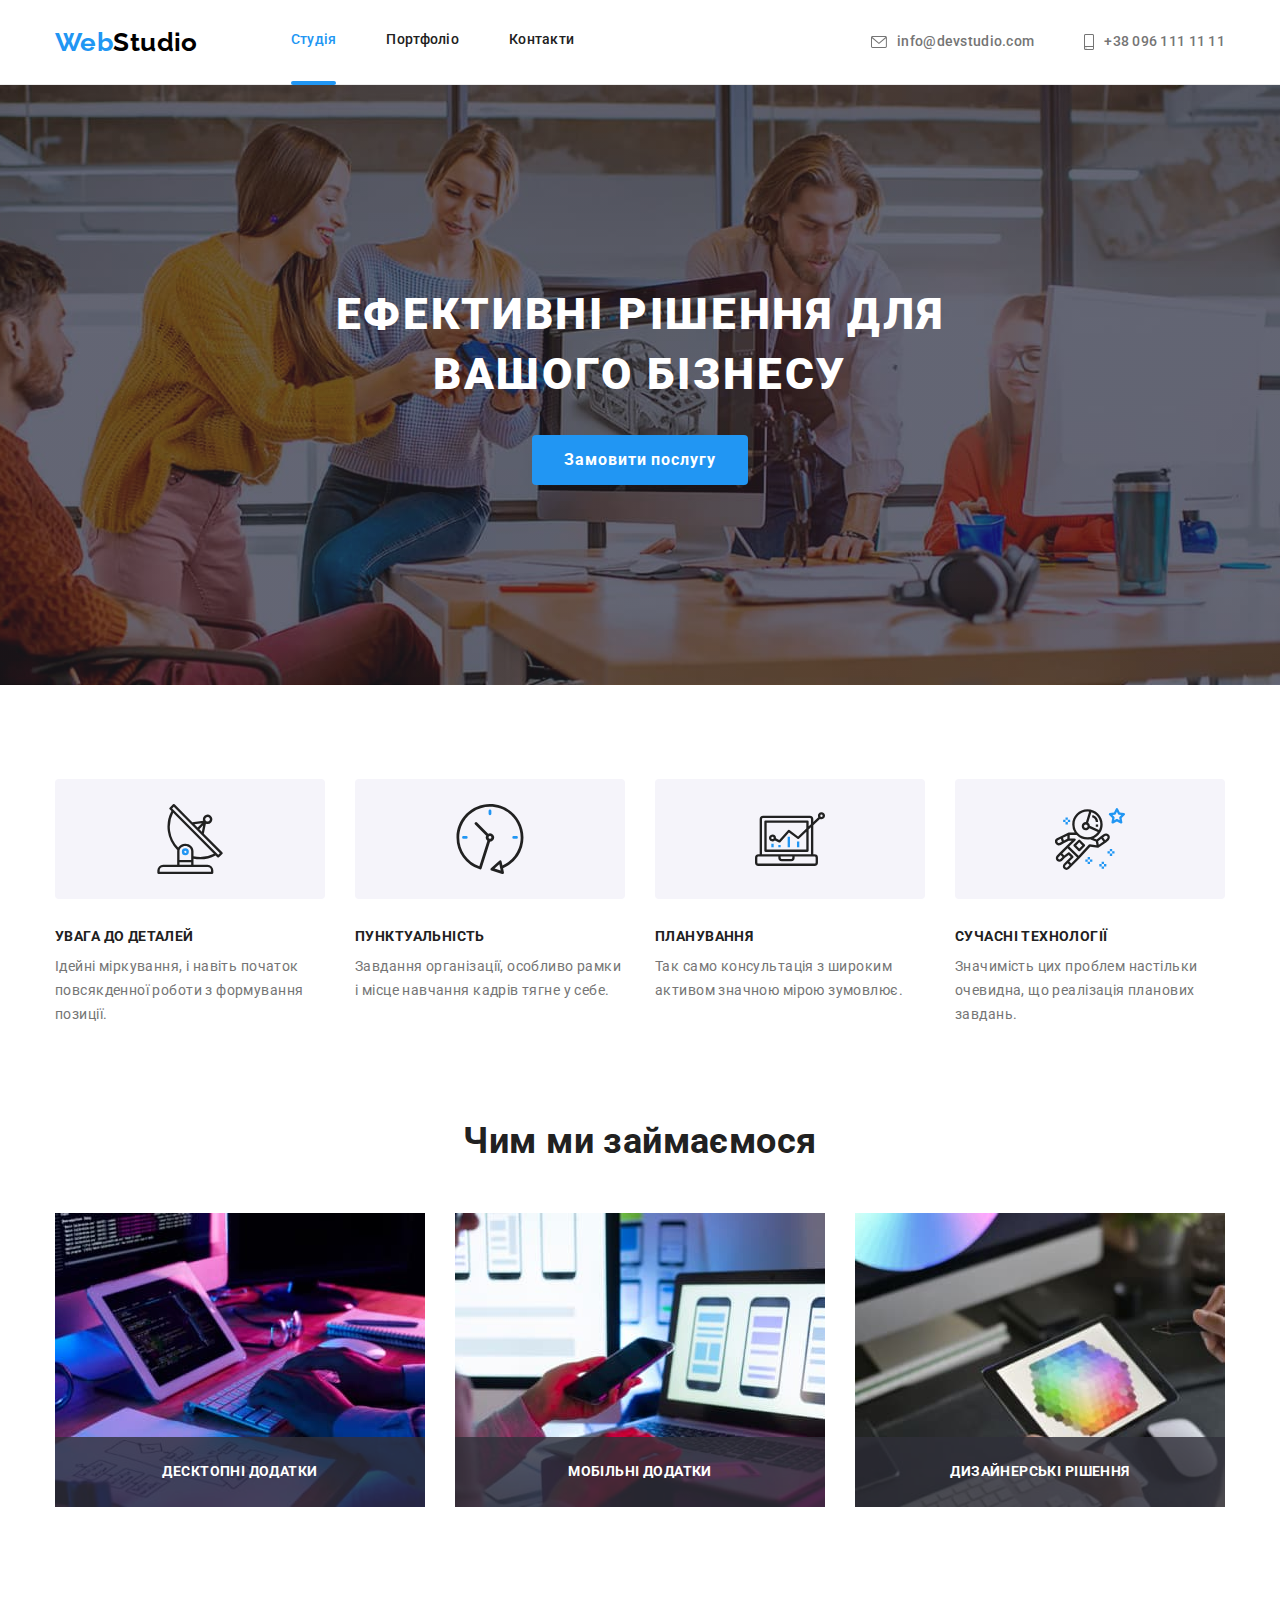
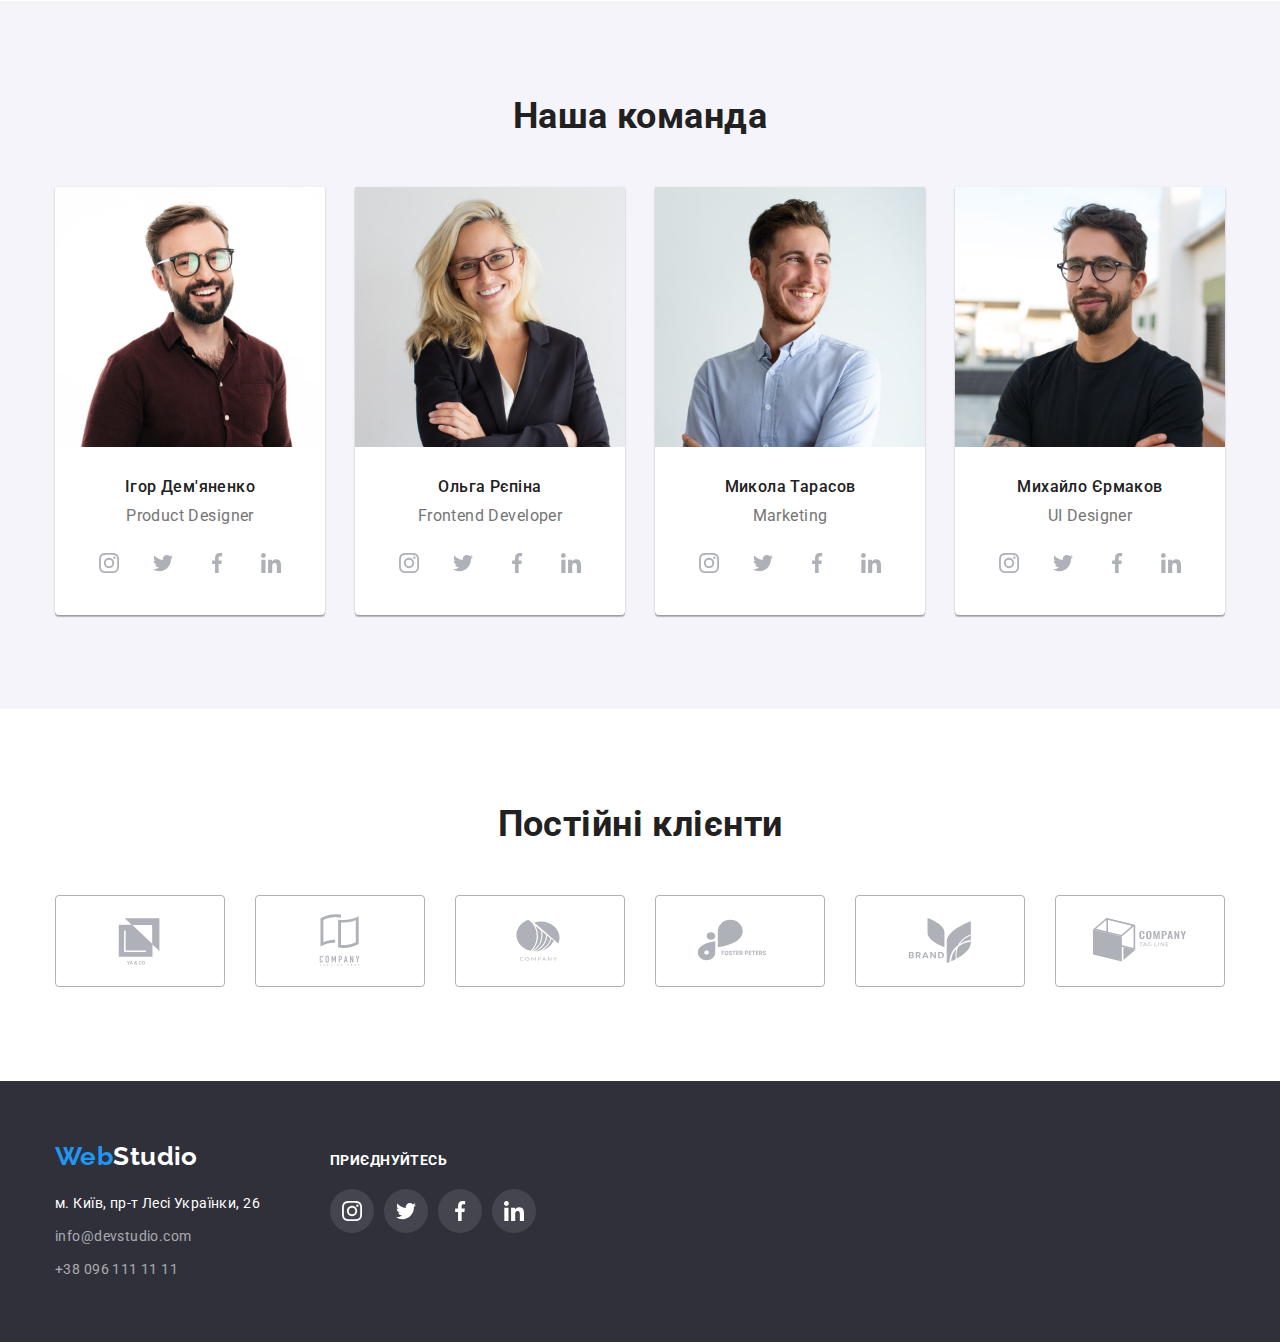
<file: index.html>
<!DOCTYPE html>
<html lang="uk">
  <head>
    <meta charset="UTF-8" />
    <meta http-equiv="X-UA-Compatible" content="IE=edge" />
    <meta name="viewport" content="width=device-width, initial-scale=1.0" />
    <link
      href="https://fonts.googleapis.com/css2?family=Raleway:wght@700&family=Roboto:wght@400;500;700;900&display=swap"
      rel="stylesheet"
    />
    <link
      rel="stylesheet"
      href="https://cdnjs.cloudflare.com/ajax/libs/modern-normalize/1.1.0/modern-normalize.min.css"
    />
    <link rel="stylesheet" href="styles/styles.css" />
    <title>WebStudio</title>
  </head>
  <body>
    <!--Верхня лінія-->
    <header class="header">
      <div class="container page-header">
        <nav class="navigation">
          <a class="logo header-focus" href="./index.html"
            >Web<span class="logo-studio">Studio</span></a
          >
          <ul class="site-nav list">
            <li class="item"><a class="link current" href="./index.html">Студія</a></li>
            <li class="item"><a class="link" href="./portfolio.html">Портфоліо</a></li>
            <li class="item"><a class="link" href="">Контакти</a></li>
          </ul>
        </nav>
        <ul class="contacts list">
          <li class="item">
            <a class="link" href="mailto:info@devstudio.com">
              <svg class="contact-logo" width="16" height="12">
                <use href="./images/icons.svg#icon-mail"></use>
              </svg>
              info@devstudio.com</a
            >
          </li>
          <li class="item">
            <a class="link" href="tel:+380961111111">
              <svg class="contact-logo" width="10" height="16">
                <use href="./images/icons.svg#icon-tel"></use>
              </svg>
              +38 096 111 11 11</a
            >
          </li>
        </ul>
      </div>
    </header>
    <!--Тіло-->
    <main>
      <!--Замовлення послуг-->
      <section class="hero">
        <div class="container hero-blok">
          <h1 class="hero-title">Ефективні рішення для вашого бізнесу</h1>
          <button class="btn" type="button" data-modal-open>Замовити послугу</button>
        </div>
      </section>
      <!--Модальне вікно-->
      <div class="backdrop is-hidden" data-modal>
        <div class="modal">
          <button class="modal-btn" type="button" data-modal-close>
            <svg class="modal-icon" width="32" height="32">
              <use href="./images/icons.svg#icon-close"></use>
            </svg>
          </button>
        </div>
      </div>
      <!--особливості-->
      <section class="section">
        <div class="container">
          <h2 class="section-title scrin">Особливості</h2>
          <ul class="feature-list list">
            <li class="blok">
              <div class="pictures">
                <svg class="logo-blok" width="70" height="70">
                  <use href="images/icons.svg#icon-antenna"></use>
                </svg>
              </div>
              <h3 class="title">УВАГА ДО ДЕТАЛЕЙ</h3>
              <p class="item">
                Ідейні міркування, і навіть початок повсякденної роботи з формування позиції.
              </p>
            </li>
            <li class="blok">
              <div class="pictures">
                <svg class="logo-blok" width="70" height="70">
                  <use href="images/icons.svg#icon-clock"></use>
                </svg>
              </div>
              <h3 class="title">ПУНКТУАЛЬНІСТЬ</h3>
              <p class="item">
                Завдання організації, особливо рамки і місце навчання кадрів тягне у себе.
              </p>
            </li>
            <li class="blok">
              <div class="pictures">
                <svg class="logo-blok" width="70" height="70">
                  <use href="./images/icons.svg#icon-diagram"></use>
                </svg>
              </div>
              <h3 class="title">ПЛАНУВАННЯ</h3>
              <p class="item">Так само консультація з широким активом значною мірою зумовлює.</p>
            </li>
            <li class="blok">
              <div class="pictures">
                <svg class="logo-blok" width="70" height="70">
                  <use href="./images/icons.svg#icon-astronaut"></use>
                </svg>
              </div>
              <h3 class="title">СУЧАСНІ ТЕХНОЛОГІЇ</h3>
              <p class="item">
                Значимість цих проблем настільки очевидна, що реалізація планових завдань.
              </p>
            </li>
          </ul>
        </div>
      </section>
      <!--Чим ми займаємося-->
      <section class="section work-section">
        <div class="container">
          <h2 class="section-title">Чим ми займаємося</h2>
          <ul class="work-list list">
            <li class="blok">
              <img
                src="images/img1.jpg"
                alt="Наповнення веб-сторінки контентом, структурою і змістом"
                width="370"
                height="294"
              />
              <div class="box">
                <p class="box-text">Десктопні додатки</p>
              </div>
            </li>
            <li class="blok">
              <img
                src="images/img2.jpg"
                alt="Розмітка структури сайту для мобільного телефону"
                width="370"
                height="294"
              />
              <div class="box">
                <p class="box-text">Мобільні додатки</p>
              </div>
            </li>
            <li class="blok">
              <img src="images/img3.jpg" alt="Вибір кольору на планшеті" width="370" height="294" />
              <div class="box">
                <p class="box-text">Дизайнерські рішення</p>
              </div>
            </li>
          </ul>
        </div>
      </section>
      <!--Наша команда-->
      <section class="section team">
        <div class="container">
          <h2 class="section-title">Наша команда</h2>
          <ul class="teamcard-list list">
            <li class="card">
              <img src="images/img4.jpg" alt="фото Ігор Дем'яненко" width="270" height="260" />
              <div class="card-text">
                <h3 class="title">Ігор Дем'яненко</h3>
                <p class="item">Product Designer</p>
                <ul class="list soc-networks">
                  <li class="soc-network">
                    <a
                      class="soc-link"
                      href="https://www.instagram.com"
                      target="_blank"
                      rel="noopener noreferrer"
                    >
                      <svg class="logo-link" width="20" height="20">
                        <use href="./images/icons.svg#icon-instagram"></use>
                      </svg>
                    </a>
                  </li>
                  <li class="soc-network">
                    <a
                      class="soc-link"
                      href="https://www.twitter.com"
                      target="_blank"
                      rel="noopener noreferrer"
                    >
                      <svg class="logo-link" width="20" height="20">
                        <use href="./images/icons.svg#icon-twitter"></use>
                      </svg>
                    </a>
                  </li>
                  <li class="soc-network">
                    <a
                      class="soc-link"
                      href="https://www.facebook.com"
                      target="_blank"
                      rel="noopener noreferrer"
                    >
                      <svg class="logo-link" width="20" height="20">
                        <use href="./images/icons.svg#icon-facebook"></use>
                      </svg>
                    </a>
                  </li>
                  <li class="soc-network">
                    <a
                      class="soc-link"
                      href="https://www.linkedin.com"
                      target="_blank"
                      rel="noopener noreferrer"
                    >
                      <svg class="logo-link" width="20" height="20">
                        <use href="./images/icons.svg#icon-linkedin"></use>
                      </svg>
                    </a>
                  </li>
                </ul>
              </div>
            </li>
            <li class="card">
              <img src="images/img5.jpg" alt="фото Ольга Рєпіна" width="270" height="260" />
              <div class="card-text">
                <h3 class="title">Ольга Рєпіна</h3>
                <p class="item">Frontend Developer</p>
                <ul class="list soc-networks">
                  <li class="soc-network">
                    <a
                      class="soc-link"
                      href="https://www.instagram.com"
                      target="_blank"
                      rel="noopener noreferrer"
                    >
                      <svg class="logo-link" width="20" height="20">
                        <use href="./images/icons.svg#icon-instagram"></use>
                      </svg>
                    </a>
                  </li>
                  <li class="soc-network">
                    <a
                      class="soc-link"
                      href="https://www.twitter.com"
                      target="_blank"
                      rel="noopener noreferrer"
                    >
                      <svg class="logo-link" width="20" height="20">
                        <use href="./images/icons.svg#icon-twitter"></use>
                      </svg>
                    </a>
                  </li>
                  <li class="soc-network">
                    <a
                      class="soc-link"
                      href="https://www.facebook.com"
                      target="_blank"
                      rel="noopener noreferrer"
                    >
                      <svg class="logo-link" width="20" height="20">
                        <use href="./images/icons.svg#icon-facebook"></use>
                      </svg>
                    </a>
                  </li>
                  <li class="soc-network">
                    <a
                      class="soc-link"
                      href="https://www.linkedin.com"
                      target="_blank"
                      rel="noopener noreferrer"
                    >
                      <svg class="logo-link" width="20" height="20">
                        <use href="./images/icons.svg#icon-linkedin"></use>
                      </svg>
                    </a>
                  </li>
                </ul>
              </div>
            </li>
            <li class="card">
              <img src="images/img6.jpg" alt="фото Микола Тарасов" width="270" height="260" />
              <div class="card-text">
                <h3 class="title">Микола Тарасов</h3>
                <p class="item">Marketing</p>
                <ul class="list soc-networks">
                  <li class="soc-network">
                    <a
                      class="soc-link"
                      href="https://www.instagram.com"
                      target="_blank"
                      rel="noopener noreferrer"
                    >
                      <svg class="logo-link" width="20" height="20">
                        <use href="./images/icons.svg#icon-instagram"></use>
                      </svg>
                    </a>
                  </li>
                  <li class="soc-network">
                    <a
                      class="soc-link"
                      href="https://www.twitter.com"
                      target="_blank"
                      rel="noopener noreferrer"
                    >
                      <svg class="logo-link" width="20" height="20">
                        <use href="./images/icons.svg#icon-twitter"></use>
                      </svg>
                    </a>
                  </li>
                  <li class="soc-network">
                    <a
                      class="soc-link"
                      href="https://www.facebook.com"
                      target="_blank"
                      rel="noopener noreferrer"
                    >
                      <svg class="logo-link" width="20" height="20">
                        <use href="./images/icons.svg#icon-facebook"></use>
                      </svg>
                    </a>
                  </li>
                  <li class="soc-network">
                    <a
                      class="soc-link"
                      href="https://www.linkedin.com"
                      target="_blank"
                      rel="noopener noreferrer"
                    >
                      <svg class="logo-link" width="20" height="20">
                        <use href="./images/icons.svg#icon-linkedin"></use>
                      </svg>
                    </a>
                  </li>
                </ul>
              </div>
            </li>
            <li class="card">
              <img src="images/img7.jpg" alt="фото Михайло Єрмаков" width="270" height="260" />
              <div class="card-text">
                <h3 class="title">Михайло Єрмаков</h3>
                <p class="item">UI Designer</p>
                <ul class="list soc-networks">
                  <li class="soc-network">
                    <a
                      class="soc-link"
                      href="https://www.instagram.com"
                      target="_blank"
                      rel="noopener noreferrer"
                    >
                      <svg class="logo-link" width="20" height="20">
                        <use href="./images/icons.svg#icon-instagram"></use>
                      </svg>
                    </a>
                  </li>
                  <li class="soc-network">
                    <a
                      class="soc-link"
                      href="https://www.twitter.com"
                      target="_blank"
                      rel="noopener noreferrer"
                    >
                      <svg class="logo-link" width="20" height="20">
                        <use href="./images/icons.svg#icon-twitter"></use>
                      </svg>
                    </a>
                  </li>
                  <li class="soc-network">
                    <a
                      class="soc-link"
                      href="https://www.facebook.com"
                      target="_blank"
                      rel="noopener noreferrer"
                    >
                      <svg class="logo-link" width="20" height="20">
                        <use href="./images/icons.svg#icon-facebook"></use>
                      </svg>
                    </a>
                  </li>
                  <li class="soc-network">
                    <a
                      class="soc-link"
                      href="https://www.linkedin.com"
                      target="_blank"
                      rel="noopener noreferrer"
                    >
                      <svg class="logo-link" width="20" height="20">
                        <use href="./images/icons.svg#icon-linkedin"></use>
                      </svg>
                    </a>
                  </li>
                </ul>
              </div>
            </li>
          </ul>
        </div>
      </section>
      <!--Постійні клієнти-->
      <section class="section">
        <div class="container">
          <h2 class="section-title">Постійні клієнти</h2>
          <ul class="partners list">
            <li class="partner">
              <a class="partner-link" href="#" target="_blank" rel="noopener noreferrer">
                <svg class="partner-logo" width="106" height="60">
                  <use href="./images/icons.svg#icon-Logo-1"></use>
                </svg>
              </a>
            </li>
            <li class="partner">
              <a class="partner-link" href="#" target="_blank" rel="noopener noreferrer">
                <svg class="partner-logo" width="106" height="60">
                  <use href="./images/icons.svg#icon-Logo-2"></use>
                </svg>
              </a>
            </li>
            <li class="partner">
              <a class="partner-link" href="#" target="_blank" rel="noopener noreferrer">
                <svg class="partner-logo" width="106" height="60">
                  <use href="./images/icons.svg#icon-Logo-3"></use>
                </svg>
              </a>
            </li>
            <li class="partner">
              <a class="partner-link" href="#" target="_blank" rel="noopener noreferrer">
                <svg class="partner-logo" width="106" height="60">
                  <use href="./images/icons.svg#icon-Logo-4"></use>
                </svg>
              </a>
            </li>
            <li class="partner">
              <a class="partner-link" href="#" target="_blank" rel="noopener noreferrer">
                <svg class="partner-logo" width="106" height="60">
                  <use href="./images/icons.svg#icon-Logo-5"></use>
                </svg>
              </a>
            </li>
            <li class="partner">
              <a class="partner-link" href="#" target="_blank" rel="noopener noreferrer">
                <svg class="partner-logo" width="106" height="60">
                  <use href="./images/icons.svg#icon-Logo-6"></use>
                </svg>
              </a>
            </li>
          </ul>
        </div>
      </section>
    </main>
    <!--Підвал-->
    <footer class="footer">
      <div class="container footer-blocks">
        <div>
          <a class="logo logo-footer" href="./index.html"
            >Web<span class="logo-studio">Studio</span></a
          >
          <address class="adr">
            <ul class="address-list list">
              <li class="item">
                <a
                  class="link-map"
                  href="https://goo.gl/maps/TMpKUP9idhzFjyQV7"
                  target="_blank"
                  rel="noopener nofollow noreferrer"
                  >м. Київ, пр-т Лесі Українки, 26</a
                >
              </li>
              <li class="item">
                <a class="link" href="mailto:info@devstudio.com">info@devstudio.com</a>
              </li>
              <li class="item"><a class="link" href="tel:+380961111111">+38 096 111 11 11</a></li>
            </ul>
          </address>
        </div>
        <div class="footer-socials">
          <p class="text">приєднуйтесь</p>
          <ul class="list soc-networks">
            <li class="soc-network">
              <a
                class="soc-link footer-soc"
                href="https://www.instagram.com"
                target="_blank"
                rel="noopener noreferrer"
              >
                <svg class="logo-link" width="20" height="20">
                  <use href="./images/icons.svg#icon-instagram"></use>
                </svg>
              </a>
            </li>
            <li class="soc-network">
              <a
                class="soc-link footer-soc"
                href="https://www.twitter.com"
                target="_blank"
                rel="noopener noreferrer"
              >
                <svg class="logo-link" width="20" height="20">
                  <use href="./images/icons.svg#icon-twitter"></use>
                </svg>
              </a>
            </li>
            <li class="soc-network">
              <a
                class="soc-link footer-soc"
                href="https://www.facebook.com"
                target="_blank"
                rel="noopener noreferrer"
              >
                <svg class="logo-link" width="20" height="20">
                  <use href="./images/icons.svg#icon-facebook"></use>
                </svg>
              </a>
            </li>
            <li class="soc-network">
              <a
                class="soc-link footer-soc"
                href="https://www.linkedin.com"
                target="_blank"
                rel="noopener noreferrer"
              >
                <svg class="logo-link" width="20" height="20">
                  <use href="./images/icons.svg#icon-linkedin"></use>
                </svg>
              </a>
            </li>
          </ul>
        </div>
      </div>
    </footer>
    <script src="./js/modal.js"></script>
  </body>
</html>
</file>
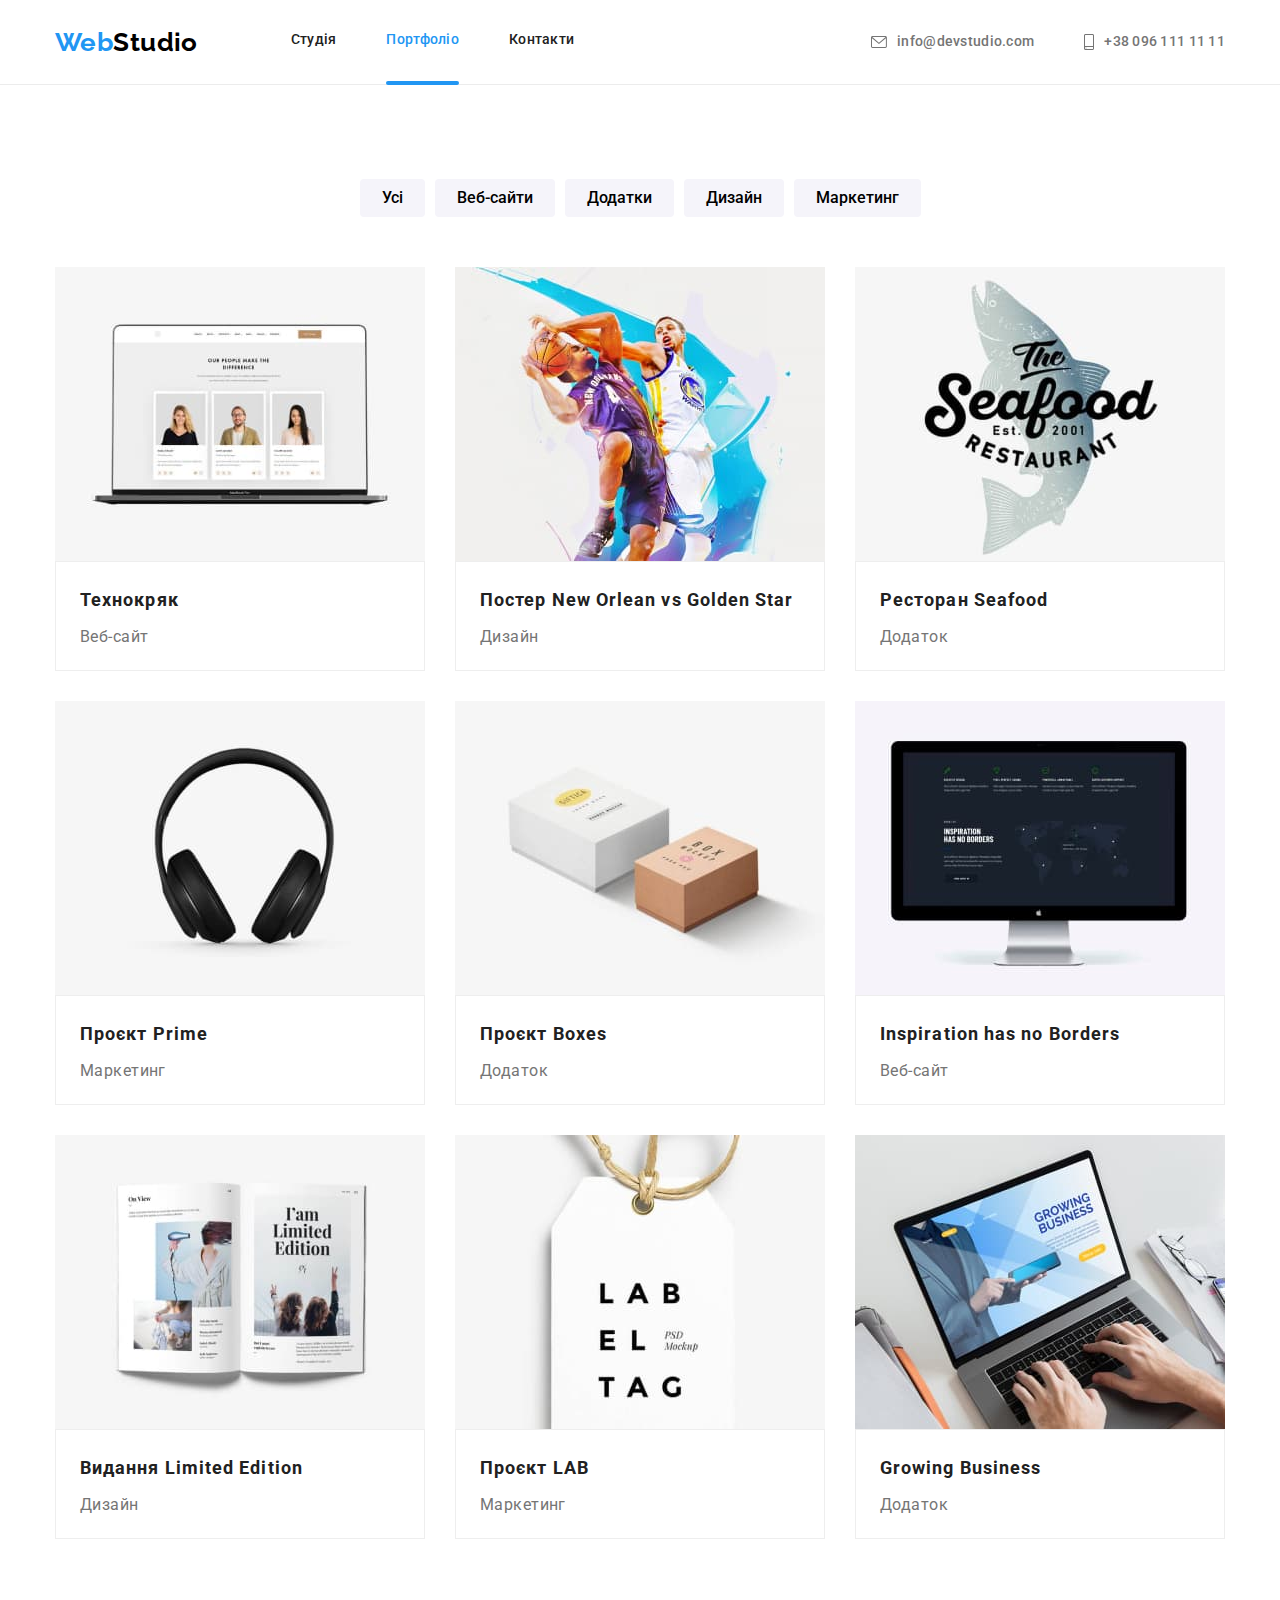
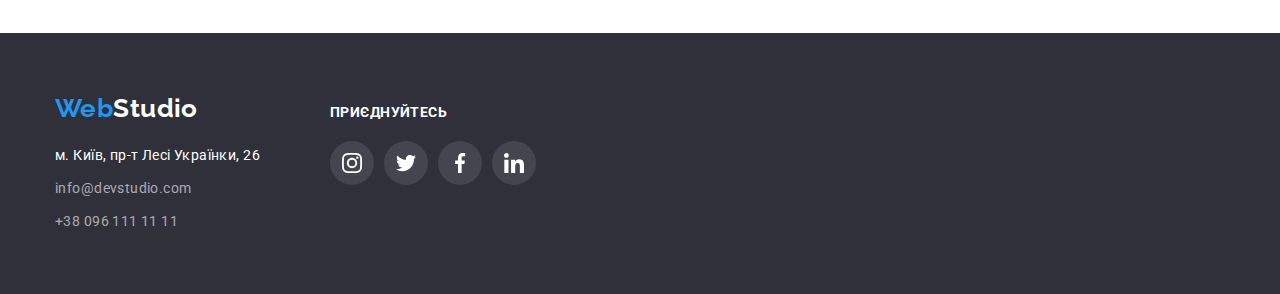
<file: portfolio.html>
<!DOCTYPE html>
<html lang="uk">
  <head>
    <meta charset="UTF-8" />
    <meta http-equiv="X-UA-Compatible" content="IE=edge" />
    <meta name="viewport" content="width=device-width, initial-scale=1.0" />
    <link
      href="https://fonts.googleapis.com/css2?family=Raleway:wght@700&family=Roboto:wght@400;500;700;900&display=swap"
      rel="stylesheet"
    />
    <link
      rel="stylesheet"
      href="https://cdnjs.cloudflare.com/ajax/libs/modern-normalize/1.1.0/modern-normalize.min.css"
    />
    <link rel="stylesheet" href="styles/styles.css" />
    <title>Портфоліо</title>
  </head>
  <body>
    <header class="header">
      <div class="container page-header">
        <nav class="navigation">
          <a class="logo header-focus" href="./index.html"
            >Web<span class="logo-studio">Studio</span></a
          >
          <ul class="site-nav list">
            <li class="item"><a class="link" href="./index.html">Студія</a></li>
            <li class="item"><a class="link current" href="./portfolio.html">Портфоліо</a></li>
            <li class="item"><a class="link" href="">Контакти</a></li>
          </ul>
        </nav>
        <ul class="contacts list">
          <li class="item">
            <a class="link" href="mailto:info@devstudio.com">
              <svg class="contact-logo" width="16" height="12">
                <use href="./images/icons.svg#icon-mail"></use>
              </svg>
              info@devstudio.com</a
            >
          </li>
          <li class="item">
            <a class="link" href="tel:+380961111111">
              <svg class="contact-logo" width="10" height="16">
                <use href="./images/icons.svg#icon-tel"></use>
              </svg>
              +38 096 111 11 11</a
            >
          </li>
        </ul>
      </div>
    </header>
    <main>
      <!--портфоліо-->
      <section class="section">
        <div class="container">
          <h1 class="hero-portfolio">Портфоліо</h1>
          <ul class="filter-list list">
            <li class="blok"><button class="btn" type="button">Усі</button></li>
            <li class="blok"><button class="btn" type="button">Веб-сайти</button></li>
            <li class="blok"><button class="btn" type="button">Додатки</button></li>
            <li class="blok"><button class="btn" type="button">Дизайн</button></li>
            <li class="blok"><button class="btn" type="button">Маркетинг</button></li>
          </ul>
          <ul class="project-list list">
            <li class="project">
              <a class="project-link" href="#" target="_blank" rel="noopener noreferrer">
                <div class="project-thumb">
                  <img
                    src="images/img8.jpg"
                    alt="ноутбук на дислеї якого фото працівників компанії"
                    width="370"
                    height="294"
                  />
                  <div class="overlay">
                    <p class="overlay-desc">
                      Ресурс пропонує комплексні пропозиції з різним рівнем функціоналу та сервісів.
                      Все це дозволить відвідувачу отримати вичерпні відомості про компанію чи
                      приватну особу.
                    </p>
                  </div>
                </div>
                <div class="project-text">
                  <h2 class="title">Технокряк</h2>
                  <p class="item">Веб-сайт</p>
                </div>
              </a>
            </li>
            <li class="project">
              <a class="project-link" href="#" target="_blank" rel="noopener noreferrer">
                <div class="project-thumb">
                  <img
                    src="images/img9.jpg"
                    alt="два баскетболіста в боротьбі за м'яч"
                    width="370"
                    height="294"
                  />
                  <div class="overlay">
                    <p class="overlay-desc">
                      Ресурс пропонує комплексні пропозиції з різним рівнем функціоналу та сервісів.
                      Все це дозволить відвідувачу отримати вичерпні відомості про компанію чи
                      приватну особу.
                    </p>
                  </div>
                </div>
                <div class="project-text">
                  <h2 class="title">Постер New Orlean vs Golden Star</h2>
                  <p class="item">Дизайн</p>
                </div>
              </a>
            </li>
            <li class="project">
              <a class="project-link" href="#" target="_blank" rel="noopener noreferrer">
                <div class="project-thumb">
                  <img
                    src="images/img10.jpg"
                    alt="логоти ресторану морської їжі"
                    width="370"
                    height="294"
                  />
                  <div class="overlay">
                    <p class="overlay-desc">
                      Ресурс пропонує комплексні пропозиції з різним рівнем функціоналу та сервісів.
                      Все це дозволить відвідувачу отримати вичерпні відомості про компанію чи
                      приватну особу.
                    </p>
                  </div>
                </div>
                <div class="project-text">
                  <h2 class="title">Ресторан Seafood</h2>
                  <p class="item">Додаток</p>
                </div>
              </a>
            </li>
            <li class="project">
              <a class="project-link" href="#" target="_blank" rel="noopener noreferrer">
                <div class="project-thumb">
                  <img src="images/img11.jpg" alt="чорні навушники" width="370" height="294" />
                  <div class="overlay">
                    <p class="overlay-desc">
                      Ресурс пропонує комплексні пропозиції з різним рівнем функціоналу та сервісів.
                      Все це дозволить відвідувачу отримати вичерпні відомості про компанію чи
                      приватну особу.
                    </p>
                  </div>
                </div>
                <div class="project-text">
                  <h2 class="title">Проєкт Prime</h2>
                  <p class="item">Маркетинг</p>
                </div>
              </a>
            </li>
            <li class="project">
              <a class="project-link" href="#" target="_blank" rel="noopener noreferrer">
                <div class="project-thumb">
                  <img
                    src="images/img12.jpg"
                    alt="дві картонних коробочки"
                    width="370"
                    height="294"
                  />
                  <div class="overlay">
                    <p class="overlay-desc">
                      Ресурс пропонує комплексні пропозиції з різним рівнем функціоналу та сервісів.
                      Все це дозволить відвідувачу отримати вичерпні відомості про компанію чи
                      приватну особу.
                    </p>
                  </div>
                </div>
                <div class="project-text">
                  <h2 class="title">Проєкт Boxes</h2>
                  <p class="item">Додаток</p>
                </div>
              </a>
            </li>
            <li class="project">
              <a class="project-link" href="#" target="_blank" rel="noopener noreferrer">
                <div class="project-thumb">
                  <img
                    src="images/img13.jpg"
                    alt="монітор комп'ютера на дисплеї якого напис Inspiration has no Borders"
                    width="370"
                    height="294"
                  />
                  <div class="overlay">
                    <p class="overlay-desc">
                      Ресурс пропонує комплексні пропозиції з різним рівнем функціоналу та сервісів.
                      Все це дозволить відвідувачу отримати вичерпні відомості про компанію чи
                      приватну особу.
                    </p>
                  </div>
                </div>
                <div class="project-text">
                  <h2 class="title">Inspiration has no Borders</h2>
                  <p class="item">Веб-сайт</p>
                </div>
              </a>
            </li>
            <li class="project">
              <a class="project-link" href="#" target="_blank" rel="noopener noreferrer">
                <div class="project-thumb">
                  <img
                    src="images/img14.jpg"
                    alt="відкритий журнал на статті I am Limited Edition"
                    width="370"
                    height="294"
                  />
                  <div class="overlay">
                    <p class="overlay-desc">
                      Ресурс пропонує комплексні пропозиції з різним рівнем функціоналу та сервісів.
                      Все це дозволить відвідувачу отримати вичерпні відомості про компанію чи
                      приватну особу.
                    </p>
                  </div>
                </div>
                <div class="project-text">
                  <h2 class="title">Видання Limited Edition</h2>
                  <p class="item">Дизайн</p>
                </div>
              </a>
            </li>
            <li class="project">
              <a class="project-link" href="#" target="_blank" rel="noopener noreferrer">
                <div class="project-thumb">
                  <img
                    src="images/img15.jpg"
                    alt="лейбл з написом lab el tag"
                    width="370"
                    height="294"
                  />
                  <div class="overlay">
                    <p class="overlay-desc">
                      Ресурс пропонує комплексні пропозиції з різним рівнем функціоналу та сервісів.
                      Все це дозволить відвідувачу отримати вичерпні відомості про компанію чи
                      приватну особу.
                    </p>
                  </div>
                </div>
                <div class="project-text">
                  <h2 class="title">Проєкт LAB</h2>
                  <p class="item">Маркетинг</p>
                </div>
              </a>
            </li>
            <li class="project">
              <a class="project-link" href="#" target="_blank" rel="noopener noreferrer">
                <div class="project-thumb">
                  <img
                    src="images/img16.jpg"
                    alt="відкритий ноутбук на дислеї якого напис Growing Business
"
                    width="370"
                    height="294"
                  />
                  <div class="overlay">
                    <p class="overlay-desc">
                      Ресурс пропонує комплексні пропозиції з різним рівнем функціоналу та сервісів.
                      Все це дозволить відвідувачу отримати вичерпні відомості про компанію чи
                      приватну особу.
                    </p>
                  </div>
                </div>
                <div class="project-text">
                  <h2 class="title">Growing Business</h2>
                  <p class="item">Додаток</p>
                </div>
              </a>
            </li>
          </ul>
        </div>
      </section>
    </main>
    <footer class="footer">
      <div class="container footer-blocks">
        <div>
          <a class="logo logo-footer" href="./index.html"
            >Web<span class="logo-studio">Studio</span></a
          >
          <address class="adr">
            <ul class="address-list list">
              <li class="item">
                <a
                  class="link-map"
                  href="https://goo.gl/maps/TMpKUP9idhzFjyQV7"
                  target="_blank"
                  rel="noopener nofollow noreferrer"
                  >м. Київ, пр-т Лесі Українки, 26</a
                >
              </li>
              <li class="item">
                <a class="link" href="mailto:info@devstudio.com">info@devstudio.com</a>
              </li>
              <li class="item"><a class="link" href="tel:+380961111111">+38 096 111 11 11</a></li>
            </ul>
          </address>
        </div>
        <div class="footer-socials">
          <p class="text">приєднуйтесь</p>
          <ul class="list soc-networks">
            <li class="soc-network">
              <a
                class="soc-link footer-soc"
                href="https://www.instagram.com"
                target="_blank"
                rel="noopener noreferrer"
              >
                <svg class="logo-link" width="20" height="20">
                  <use href="./images/icons.svg#icon-instagram"></use>
                </svg>
              </a>
            </li>
            <li class="soc-network">
              <a
                class="soc-link footer-soc"
                href="https://www.twitter.com"
                target="_blank"
                rel="noopener noreferrer"
              >
                <svg class="logo-link" width="20" height="20">
                  <use href="./images/icons.svg#icon-twitter"></use>
                </svg>
              </a>
            </li>
            <li class="soc-network">
              <a
                class="soc-link footer-soc"
                href="https://www.facebook.com"
                target="_blank"
                rel="noopener noreferrer"
              >
                <svg class="logo-link" width="20" height="20">
                  <use href="./images/icons.svg#icon-facebook"></use>
                </svg>
              </a>
            </li>
            <li class="soc-network">
              <a
                class="soc-link footer-soc"
                href="https://www.linkedin.com"
                target="_blank"
                rel="noopener noreferrer"
              >
                <svg class="logo-link" width="20" height="20">
                  <use href="./images/icons.svg#icon-linkedin"></use>
                </svg>
              </a>
            </li>
          </ul>
        </div>
      </div>
    </footer>
  </body>
</html>
</file>
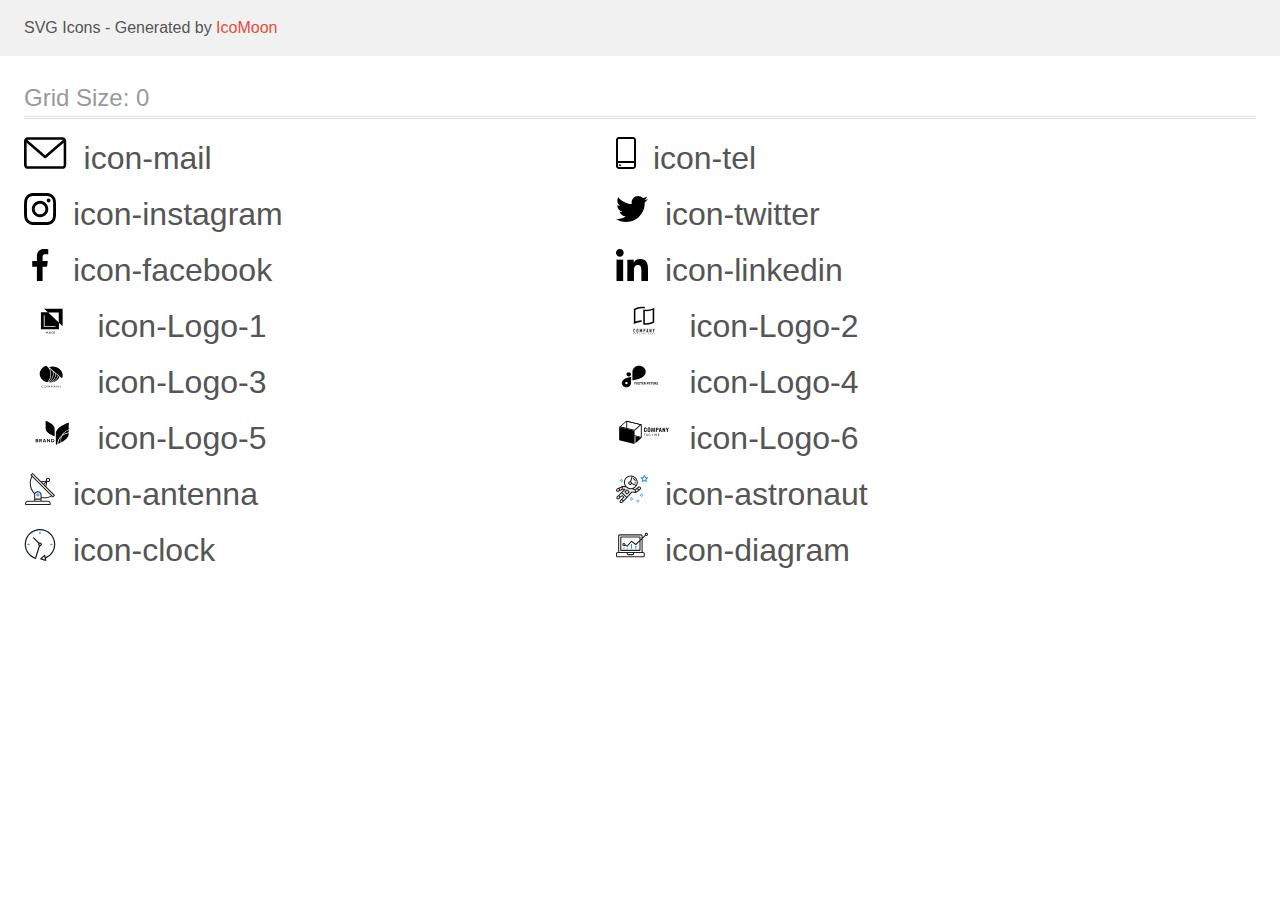
<file: images/icons/demo.html>
<!doctype html>
<html>
<head>
    <title>IcoMoon - SVG Icons</title>
    <meta charset="utf-8">
    <meta name="viewport" content="width=device-width, initial-scale=1">
    <link rel="stylesheet" href="demo-files/demo.css">
    <link rel="stylesheet" href="style.css">
</head>
<body>
<svg aria-hidden="true" style="position: absolute; width: 0; height: 0; overflow: hidden;" version="1.1" xmlns="http://www.w3.org/2000/svg" xmlns:xlink="http://www.w3.org/1999/xlink">
<defs>
<symbol id="icon-mail" viewBox="0 0 43 32">
<path d="M38.667 0h-34.667c-2.206 0-4 1.794-4 4v24c0 2.206 1.794 4 4 4h34.667c2.206 0 4-1.794 4-4v-24c0-2.206-1.794-4-4-4v0zM38.667 2.667c0.181 0 0.353 0.038 0.511 0.103l-17.844 15.466-17.844-15.466c0.158-0.066 0.33-0.103 0.511-0.103h34.667zM38.667 29.333h-34.667c-0.736 0-1.333-0.598-1.333-1.333v-22.413l17.793 15.421c0.251 0.217 0.563 0.326 0.874 0.326s0.622-0.108 0.874-0.326l17.793-15.421v22.413c0 0.736-0.598 1.333-1.333 1.333v0z"></path>
</symbol>
<symbol id="icon-tel" viewBox="0 0 20 32">
<path d="M17 0h-14c-1.654 0-3 1.346-3 3v26c0 1.654 1.346 3 3 3h14c1.654 0 3-1.346 3-3v-26c0-1.654-1.346-3-3-3zM3 2h14c0.552 0 1 0.448 1 1v21h-16v-21c0-0.552 0.448-1 1-1zM17 30h-14c-0.552 0-1-0.448-1-1v-3h16v3c0 0.552-0.448 1-1 1z"></path>
<path d="M4.707 27.478c0.391 0.365 0.391 0.956 0 1.321s-1.024 0.365-1.414 0c-0.391-0.365-0.391-0.956 0-1.321s1.024-0.365 1.414 0z"></path>
</symbol>
<symbol id="icon-instagram" viewBox="0 0 32 32">
<path d="M31.969 9.408c-0.075-1.7-0.35-2.869-0.744-3.882-0.406-1.075-1.032-2.038-1.851-2.838-0.8-0.813-1.769-1.444-2.832-1.844-1.019-0.394-2.182-0.669-3.882-0.744-1.713-0.081-2.257-0.1-6.601-0.1s-4.888 0.019-6.595 0.094c-1.7 0.075-2.869 0.35-3.882 0.744-1.075 0.406-2.038 1.031-2.838 1.85-0.813 0.8-1.444 1.769-1.844 2.832-0.394 1.019-0.669 2.182-0.744 3.882-0.081 1.713-0.1 2.257-0.1 6.601s0.019 4.888 0.094 6.595c0.075 1.7 0.35 2.869 0.744 3.882 0.406 1.075 1.038 2.038 1.85 2.838 0.8 0.813 1.769 1.444 2.832 1.844 1.019 0.394 2.182 0.669 3.882 0.744 1.706 0.075 2.25 0.094 6.595 0.094s4.888-0.019 6.595-0.094c1.7-0.075 2.869-0.35 3.882-0.744 2.151-0.832 3.851-2.532 4.682-4.682 0.394-1.019 0.669-2.182 0.744-3.882 0.075-1.707 0.094-2.251 0.094-6.595s-0.006-4.888-0.081-6.595zM29.087 22.473c-0.069 1.563-0.331 2.407-0.55 2.969-0.538 1.394-1.644 2.5-3.038 3.038-0.563 0.219-1.413 0.481-2.969 0.55-1.688 0.075-2.194 0.094-6.464 0.094s-4.782-0.019-6.464-0.094c-1.563-0.069-2.407-0.331-2.969-0.55-0.694-0.256-1.325-0.663-1.838-1.194-0.531-0.519-0.938-1.144-1.194-1.838-0.219-0.563-0.481-1.413-0.55-2.969-0.075-1.688-0.094-2.194-0.094-6.464s0.019-4.782 0.094-6.464c0.069-1.563 0.331-2.407 0.55-2.969 0.256-0.694 0.663-1.325 1.2-1.838 0.519-0.531 1.144-0.938 1.838-1.194 0.563-0.219 1.413-0.481 2.969-0.55 1.688-0.075 2.194-0.094 6.464-0.094 4.276 0 4.782 0.019 6.464 0.094 1.563 0.069 2.407 0.331 2.969 0.55 0.694 0.256 1.325 0.662 1.838 1.194 0.531 0.519 0.938 1.144 1.194 1.838 0.219 0.563 0.481 1.413 0.55 2.969 0.075 1.688 0.094 2.194 0.094 6.464s-0.019 4.77-0.094 6.458z"></path>
<path d="M16.059 7.783c-4.538 0-8.22 3.682-8.22 8.22s3.682 8.22 8.22 8.22c4.538 0 8.22-3.682 8.22-8.22s-3.682-8.22-8.22-8.22zM16.059 21.335c-2.944 0-5.332-2.388-5.332-5.332s2.388-5.332 5.332-5.332c2.944 0 5.332 2.388 5.332 5.332s-2.388 5.332-5.332 5.332v0z"></path>
<path d="M26.524 7.458c0 1.060-0.859 1.919-1.919 1.919s-1.919-0.859-1.919-1.919c0-1.060 0.859-1.919 1.919-1.919s1.919 0.859 1.919 1.919v0z"></path>
</symbol>
<symbol id="icon-twitter" viewBox="0 0 32 32">
<path d="M32 6.078c-1.19 0.522-2.458 0.868-3.78 1.036 1.36-0.812 2.398-2.088 2.886-3.626-1.268 0.756-2.668 1.29-4.16 1.588-1.204-1.282-2.92-2.076-4.792-2.076-3.632 0-6.556 2.948-6.556 6.562 0 0.52 0.044 1.020 0.152 1.496-5.454-0.266-10.28-2.88-13.522-6.862-0.566 0.982-0.898 2.106-0.898 3.316 0 2.272 1.17 4.286 2.914 5.452-1.054-0.020-2.088-0.326-2.964-0.808 0 0.020 0 0.046 0 0.072 0 3.188 2.274 5.836 5.256 6.446-0.534 0.146-1.116 0.216-1.72 0.216-0.42 0-0.844-0.024-1.242-0.112 0.85 2.598 3.262 4.508 6.13 4.57-2.232 1.746-5.066 2.798-8.134 2.798-0.538 0-1.054-0.024-1.57-0.090 2.906 1.874 6.35 2.944 10.064 2.944 12.072 0 18.672-10 18.672-18.668 0-0.29-0.010-0.57-0.024-0.848 1.302-0.924 2.396-2.078 3.288-3.406z"></path>
</symbol>
<symbol id="icon-facebook" viewBox="0 0 32 32">
<path d="M21.329 5.313h2.921v-5.088c-0.504-0.069-2.237-0.225-4.256-0.225-4.212 0-7.097 2.649-7.097 7.519v4.481h-4.648v5.688h4.648v14.312h5.699v-14.311h4.46l0.708-5.688h-5.169v-3.919c0.001-1.644 0.444-2.769 2.735-2.769v0z"></path>
</symbol>
<symbol id="icon-linkedin" viewBox="0 0 32 32">
<path d="M31.992 32v-0.001h0.008v-11.736c0-5.741-1.236-10.164-7.948-10.164-3.227 0-5.392 1.771-6.276 3.449h-0.093v-2.913h-6.364v21.364h6.627v-10.579c0-2.785 0.528-5.479 3.977-5.479 3.399 0 3.449 3.179 3.449 5.657v10.401h6.62z"></path>
<path d="M0.528 10.636h6.635v21.364h-6.635v-21.364z"></path>
<path d="M3.843 0c-2.121 0-3.843 1.721-3.843 3.843s1.721 3.879 3.843 3.879c2.121 0 3.843-1.757 3.843-3.879-0.001-2.121-1.723-3.843-3.843-3.843v0z"></path>
</symbol>
<symbol id="icon-Logo-1" viewBox="0 0 57 32">
<path d="M20.267 3.733l3.738 3.538-6.938-0.004v17.166h18.133v-6.564l3.733 3.534v-17.671h-18.667zM35.036 17.455l-10.597-10.032h10.597v10.032zM31.746 21.923h-11.81v-11.545h0.835v10.764h10.975v0.782zM22.725 26.72l-0.436 0.898-0.436-0.898h-0.366l0.637 1.198v0.698h0.331v-0.698l0.635-1.198h-0.365zM23.273 28.615l0.154-0.441h0.734l0.155 0.441h0.344l-0.717-1.896h-0.296l-0.716 1.896h0.342zM23.794 27.122l0.275 0.786h-0.549l0.275-0.786zM25.531 27.863c-0.048 0.073-0.072 0.153-0.072 0.241 0 0.16 0.056 0.29 0.168 0.389s0.263 0.148 0.451 0.148 0.349-0.051 0.484-0.152l0.107 0.126h0.367l-0.279-0.329c0.109-0.149 0.164-0.341 0.164-0.574h-0.275c0 0.128-0.026 0.243-0.079 0.348l-0.366-0.432 0.129-0.094c0.091-0.066 0.157-0.132 0.197-0.198s0.060-0.14 0.060-0.219c0-0.12-0.044-0.22-0.133-0.301s-0.201-0.122-0.339-0.122c-0.153 0-0.274 0.043-0.365 0.13s-0.135 0.203-0.135 0.352c0 0.061 0.014 0.124 0.043 0.189s0.081 0.144 0.155 0.237c-0.141 0.101-0.235 0.188-0.283 0.262zM26.386 28.282c-0.093 0.071-0.193 0.107-0.299 0.107-0.095 0-0.17-0.027-0.227-0.082s-0.085-0.126-0.085-0.214c0-0.102 0.052-0.192 0.156-0.271l0.040-0.029 0.414 0.488zM26.046 27.442c-0.089-0.11-0.134-0.202-0.134-0.275 0-0.063 0.018-0.116 0.055-0.158s0.085-0.063 0.147-0.063c0.057 0 0.105 0.018 0.142 0.053s0.056 0.077 0.056 0.126c0 0.075-0.027 0.136-0.081 0.184l-0.040 0.033-0.145 0.099zM29.132 28.472c0.13-0.114 0.205-0.272 0.224-0.474h-0.328c-0.017 0.135-0.059 0.232-0.124 0.29s-0.162 0.087-0.292 0.087c-0.142 0-0.249-0.054-0.323-0.161s-0.109-0.264-0.109-0.469v-0.168c0.002-0.202 0.041-0.355 0.117-0.46s0.188-0.158 0.331-0.158c0.123 0 0.217 0.030 0.28 0.091s0.104 0.158 0.12 0.294h0.328c-0.021-0.207-0.095-0.368-0.223-0.482s-0.296-0.171-0.505-0.171c-0.155 0-0.293 0.037-0.411 0.111s-0.209 0.179-0.272 0.315c-0.063 0.136-0.095 0.294-0.095 0.473v0.177c0.003 0.174 0.035 0.328 0.098 0.46s0.151 0.234 0.266 0.306c0.115 0.071 0.249 0.107 0.4 0.107 0.216 0 0.389-0.056 0.52-0.169zM31.068 28.206c0.064-0.141 0.096-0.304 0.096-0.49v-0.105c-0.001-0.185-0.034-0.347-0.099-0.486s-0.158-0.247-0.277-0.32c-0.119-0.075-0.256-0.112-0.41-0.112s-0.292 0.038-0.411 0.113c-0.119 0.075-0.211 0.183-0.277 0.324s-0.098 0.305-0.098 0.49v0.107c0.001 0.181 0.034 0.342 0.099 0.48s0.159 0.246 0.279 0.322c0.121 0.075 0.258 0.112 0.411 0.112 0.155 0 0.293-0.037 0.411-0.112s0.212-0.183 0.276-0.323zM30.716 27.135c0.080 0.112 0.12 0.273 0.12 0.483v0.099c0 0.214-0.040 0.376-0.119 0.487s-0.19 0.167-0.336 0.167c-0.144 0-0.257-0.057-0.339-0.171s-0.121-0.275-0.121-0.483v-0.109c0.002-0.204 0.043-0.362 0.122-0.473s0.192-0.168 0.335-0.168c0.146 0 0.258 0.056 0.337 0.168z"></path>
</symbol>
<symbol id="icon-Logo-2" viewBox="0 0 57 32">
<path d="M26.727 3.165h-0.073c-0.112-0.007-0.224-0.010-0.336-0.012v0h-0.243c-0.212 0-0.428 0.005-0.642 0.016-0.016-0.001-0.032-0.001-0.049 0-1.944 0.11-3.848 0.596-5.609 1.431l-0.231 0.111v11.809l0.54-0.183c0.474-0.163 0.978-0.309 1.5-0.445 1.411-0.362 2.861-0.555 4.317-0.574v1.551c-0.193 0.001-0.38 0.007-0.568 0.016h-0.045c-1.121 0.061-2.233 0.232-3.322 0.51-1.378 0.345-2.708 0.863-3.957 1.542v-15.145c1.298-0.757 2.695-1.325 4.151-1.688 1.278-0.33 2.593-0.5 3.913-0.504h0.228c0.273 0.007 0.538 0.019 0.788 0.038 0.658 0.046 1.31 0.15 1.95 0.311v1.527c-0.621-0.145-1.253-0.24-1.889-0.285-0.013-0.001-0.026-0.002-0.039-0.003-0.132-0.011-0.263-0.022-0.386-0.022zM29.415 4.726c0.339 0.026 0.689 0.038 1.044 0.038 1.388-0.005 2.769-0.182 4.114-0.528 1.378-0.346 2.706-0.865 3.956-1.543v14.875c-1.298 0.756-2.696 1.325-4.153 1.688-1.279 0.329-2.593 0.498-3.913 0.503-1 0.008-1.997-0.11-2.968-0.35v-14.971c0.229 0.053 0.465 0.102 0.706 0.142 0.394 0.066 0.81 0.115 1.214 0.145zM36.985 4.841l-0.54 0.182c-0.497 0.167-0.997 0.316-1.5 0.449-1.465 0.377-2.971 0.57-4.483 0.575-0.352 0-0.676-0.010-0.989-0.030l-0.43-0.028v12.148l0.37 0.033c0.343 0.030 0.696 0.045 1.052 0.045 1.191-0.005 2.377-0.159 3.531-0.457 0.95-0.238 1.874-0.57 2.759-0.991l0.231-0.111v-11.813z"></path>
<path d="M19.060 24.113c-0.078-0.080-0.171-0.144-0.274-0.186s-0.214-0.061-0.326-0.057c-0.119-0.002-0.237 0.021-0.347 0.065-0.101 0.040-0.193 0.101-0.27 0.178s-0.135 0.17-0.174 0.271c-0.042 0.107-0.063 0.22-0.062 0.335v2.023c-0.005 0.143 0.022 0.284 0.080 0.415 0.048 0.104 0.117 0.196 0.202 0.271 0.081 0.068 0.176 0.117 0.278 0.144 0.098 0.028 0.2 0.042 0.302 0.042 0.113 0.001 0.224-0.023 0.326-0.070 0.101-0.044 0.193-0.108 0.27-0.187 0.075-0.079 0.135-0.171 0.177-0.271 0.043-0.102 0.065-0.212 0.065-0.323v-0.226h-0.529v0.18c0.002 0.062-0.009 0.123-0.031 0.18-0.017 0.043-0.043 0.082-0.077 0.114-0.033 0.026-0.070 0.046-0.111 0.058-0.036 0.012-0.073 0.018-0.111 0.019-0.047 0.006-0.095-0.002-0.139-0.021s-0.081-0.049-0.11-0.088c-0.050-0.081-0.074-0.176-0.070-0.271v-1.887c-0.003-0.105 0.019-0.208 0.065-0.302 0.027-0.043 0.066-0.077 0.112-0.098s0.097-0.030 0.147-0.024c0.046-0.002 0.091 0.008 0.132 0.028s0.077 0.049 0.104 0.086c0.059 0.078 0.090 0.173 0.088 0.271v0.175h0.524v-0.206c0.001-0.121-0.021-0.241-0.065-0.354-0.039-0.106-0.099-0.203-0.177-0.285v0z"></path>
<path d="M22.202 24.090c-0.169-0.142-0.381-0.221-0.602-0.222-0.108 0-0.215 0.020-0.316 0.057-0.103 0.037-0.198 0.093-0.279 0.165-0.088 0.079-0.158 0.175-0.205 0.283-0.053 0.124-0.079 0.257-0.077 0.392v1.941c-0.004 0.137 0.023 0.272 0.077 0.397 0.048 0.104 0.118 0.197 0.205 0.271 0.081 0.075 0.176 0.133 0.279 0.171 0.101 0.037 0.208 0.056 0.316 0.057s0.215-0.020 0.316-0.057c0.105-0.038 0.202-0.096 0.286-0.171 0.084-0.076 0.152-0.168 0.2-0.271 0.054-0.125 0.081-0.261 0.077-0.397v-1.941c0.003-0.135-0.024-0.268-0.077-0.392-0.047-0.107-0.115-0.203-0.2-0.283v0zM21.955 26.706c0.004 0.052-0.003 0.104-0.021 0.152s-0.047 0.092-0.084 0.128c-0.070 0.059-0.158 0.091-0.249 0.091s-0.179-0.032-0.249-0.091c-0.037-0.036-0.066-0.080-0.084-0.128s-0.025-0.101-0.021-0.152v-1.941c-0.004-0.052 0.003-0.104 0.021-0.152s0.047-0.092 0.084-0.128c0.070-0.059 0.158-0.091 0.249-0.091s0.179 0.032 0.249 0.091c0.037 0.036 0.066 0.080 0.084 0.128s0.025 0.101 0.021 0.152v1.941z"></path>
<path d="M26.329 27.573v-3.674h-0.509l-0.668 1.945h-0.009l-0.673-1.945h-0.503v3.674h0.525v-2.235h0.009l0.514 1.58h0.262l0.518-1.58h0.009v2.235h0.525z"></path>
<path d="M29.311 24.157c-0.081-0.091-0.183-0.16-0.297-0.201-0.123-0.040-0.251-0.059-0.38-0.057h-0.78v3.674h0.523v-1.435h0.27c0.163 0.007 0.326-0.027 0.472-0.1 0.119-0.066 0.218-0.163 0.287-0.281 0.061-0.098 0.101-0.206 0.12-0.32 0.021-0.138 0.030-0.278 0.028-0.418 0.005-0.176-0.012-0.353-0.051-0.525-0.035-0.127-0.101-0.243-0.193-0.338v0zM29.041 25.277c-0.002 0.067-0.019 0.132-0.049 0.191-0.030 0.056-0.077 0.102-0.135 0.129-0.078 0.035-0.162 0.050-0.247 0.046h-0.239v-1.249h0.27c0.081-0.004 0.162 0.012 0.236 0.046 0.054 0.031 0.097 0.079 0.123 0.136 0.029 0.065 0.044 0.134 0.046 0.205 0 0.077 0 0.159 0 0.244s0.005 0.174 0 0.252h-0.005z"></path>
<path d="M31.791 23.899h-0.429l-0.809 3.674h0.523l0.154-0.789h0.714l0.154 0.789h0.524l-0.83-3.674zM31.308 26.283l0.258-1.332h0.009l0.256 1.332h-0.524z"></path>
<path d="M35.173 26.112h-0.009l-0.791-2.213h-0.503v3.674h0.523v-2.209h0.011l0.8 2.209h0.492v-3.674h-0.523v2.213z"></path>
<path d="M38.372 23.899l-0.421 1.461h-0.011l-0.421-1.461h-0.554l0.719 2.121v1.553h0.524v-1.553l0.719-2.121h-0.554z"></path>
<path d="M17.6 28.61h0.252v0.708h0.171v-0.708h0.251v-0.145h-0.675v0.145z"></path>
<path d="M19.721 28.465l-0.331 0.853h0.182l0.070-0.194h0.34l0.073 0.194h0.186l-0.339-0.853h-0.182zM19.694 28.981l0.116-0.316 0.116 0.316h-0.232z"></path>
<path d="M21.818 29.004h0.197v0.11c-0.058 0.046-0.129 0.071-0.202 0.072-0.034 0.002-0.069-0.004-0.1-0.019s-0.059-0.036-0.081-0.063c-0.045-0.065-0.068-0.143-0.063-0.222 0-0.19 0.082-0.285 0.246-0.285 0.043-0.004 0.086 0.007 0.121 0.032s0.061 0.062 0.072 0.104l0.169-0.033c-0.036-0.167-0.156-0.251-0.362-0.251-0.11-0.003-0.216 0.036-0.298 0.11-0.043 0.042-0.076 0.094-0.097 0.15s-0.030 0.117-0.025 0.178c-0.005 0.117 0.034 0.231 0.109 0.32 0.042 0.043 0.092 0.077 0.148 0.098s0.116 0.031 0.176 0.027c0.134 0.004 0.263-0.045 0.362-0.136v-0.336h-0.37v0.144z"></path>
<path d="M23.959 28.465h-0.173v0.853h0.598v-0.145h-0.425v-0.708z"></path>
<path d="M25.769 28.465h-0.173v0.853h0.173v-0.853z"></path>
<path d="M27.539 29.035l-0.349-0.57h-0.167v0.853h0.161v-0.557l0.343 0.557h0.171v-0.853h-0.158v0.57z"></path>
<path d="M29.14 28.943h0.425v-0.145h-0.425v-0.187h0.457v-0.145h-0.63v0.853h0.648v-0.145h-0.475v-0.231z"></path>
<path d="M33.020 28.802h-0.336v-0.336h-0.171v0.853h0.171v-0.373h0.336v0.373h0.171v-0.853h-0.171v0.336z"></path>
<path d="M34.629 28.943h0.426v-0.145h-0.426v-0.187h0.459v-0.145h-0.63v0.853h0.646v-0.145h-0.475v-0.231z"></path>
<path d="M36.812 28.943c0.148-0.023 0.224-0.102 0.224-0.237 0.004-0.036-0.001-0.073-0.016-0.106s-0.038-0.062-0.068-0.083c-0.077-0.039-0.163-0.056-0.25-0.050h-0.362v0.853h0.171v-0.357h0.034c0.037-0.002 0.073 0.004 0.107 0.019 0.025 0.015 0.046 0.037 0.061 0.062l0.186 0.271h0.205l-0.104-0.167c-0.046-0.082-0.111-0.153-0.189-0.205v0zM36.64 28.825h-0.127v-0.214h0.135c0.059-0.005 0.118 0.002 0.174 0.020 0.012 0.011 0.022 0.025 0.029 0.040s0.009 0.032 0.009 0.049c-0.001 0.017-0.005 0.033-0.013 0.048s-0.019 0.027-0.032 0.037c-0.056 0.017-0.115 0.024-0.174 0.020v0z"></path>
<path d="M38.458 28.943h0.425v-0.145h-0.425v-0.187h0.459v-0.145h-0.631v0.853h0.648v-0.145h-0.475v-0.231z"></path>
</symbol>
<symbol id="icon-Logo-3" viewBox="0 0 57 32">
<path d="M19.417 26.187c0.008 0 0.017 0.002 0.025 0.005s0.015 0.007 0.020 0.013l0.116 0.111c-0.090 0.090-0.202 0.162-0.327 0.211-0.147 0.053-0.305 0.079-0.464 0.076-0.149 0.003-0.298-0.021-0.436-0.071-0.125-0.045-0.237-0.113-0.329-0.2-0.094-0.089-0.166-0.194-0.212-0.308-0.051-0.127-0.076-0.261-0.074-0.396-0.002-0.135 0.025-0.27 0.080-0.397 0.051-0.115 0.127-0.22 0.225-0.308 0.099-0.087 0.218-0.155 0.349-0.201 0.143-0.048 0.296-0.072 0.449-0.071 0.143-0.003 0.285 0.019 0.417 0.064 0.115 0.043 0.221 0.104 0.313 0.178l-0.097 0.119c-0.007 0.008-0.015 0.016-0.025 0.021-0.012 0.007-0.025 0.010-0.039 0.009-0.015-0.001-0.030-0.005-0.042-0.013l-0.052-0.032-0.073-0.040c-0.031-0.015-0.064-0.028-0.097-0.039-0.043-0.013-0.087-0.024-0.132-0.032-0.057-0.009-0.115-0.013-0.173-0.013-0.111-0.001-0.22 0.017-0.323 0.053-0.096 0.034-0.182 0.084-0.253 0.149-0.073 0.069-0.128 0.15-0.164 0.238-0.041 0.101-0.061 0.207-0.060 0.313-0.002 0.108 0.018 0.216 0.060 0.318 0.035 0.087 0.090 0.167 0.161 0.236 0.067 0.064 0.149 0.114 0.241 0.147 0.095 0.034 0.197 0.051 0.3 0.050 0.059 0.001 0.119-0.003 0.177-0.010 0.096-0.010 0.188-0.039 0.269-0.085 0.041-0.023 0.079-0.049 0.115-0.078 0.015-0.012 0.035-0.020 0.055-0.020v0z"></path>
<path d="M22.776 25.629c0.002 0.134-0.025 0.267-0.078 0.393-0.047 0.114-0.122 0.218-0.219 0.305s-0.214 0.155-0.344 0.2c-0.285 0.094-0.599 0.094-0.884 0-0.129-0.046-0.245-0.114-0.342-0.201-0.097-0.089-0.172-0.194-0.221-0.308-0.105-0.255-0.105-0.533 0-0.787 0.050-0.115 0.125-0.22 0.221-0.31 0.097-0.084 0.214-0.15 0.342-0.193 0.284-0.096 0.6-0.096 0.884 0 0.129 0.046 0.246 0.114 0.343 0.201 0.096 0.088 0.17 0.191 0.22 0.304 0.054 0.127 0.080 0.261 0.078 0.395zM22.47 25.629c0.002-0.107-0.016-0.214-0.055-0.316-0.033-0.087-0.086-0.168-0.156-0.236-0.068-0.065-0.152-0.116-0.246-0.149-0.207-0.069-0.436-0.069-0.643 0-0.094 0.033-0.178 0.084-0.246 0.149-0.071 0.068-0.125 0.149-0.157 0.236-0.074 0.206-0.074 0.426 0 0.632 0.033 0.087 0.086 0.168 0.157 0.236 0.068 0.065 0.152 0.115 0.246 0.148 0.207 0.067 0.435 0.067 0.643 0 0.093-0.033 0.177-0.083 0.246-0.148 0.070-0.069 0.123-0.149 0.156-0.236 0.039-0.102 0.058-0.209 0.055-0.316v0z"></path>
<path d="M25.067 25.96l0.030 0.071c0.012-0.025 0.022-0.048 0.033-0.071 0.011-0.024 0.024-0.047 0.038-0.070l0.743-1.174c0.015-0.020 0.028-0.033 0.042-0.037 0.020-0.005 0.040-0.007 0.061-0.006h0.22v1.909h-0.26v-1.404c0-0.018 0-0.038 0-0.059-0.001-0.022-0.001-0.044 0-0.066l-0.747 1.19c-0.009 0.018-0.025 0.033-0.044 0.043s-0.041 0.016-0.064 0.016h-0.042c-0.023 0-0.045-0.005-0.064-0.016s-0.034-0.026-0.044-0.044l-0.769-1.198c0 0.023 0 0.046 0 0.068s0 0.043 0 0.061v1.404h-0.252v-1.905h0.22c0.021-0.001 0.041 0.001 0.061 0.006 0.018 0.008 0.032 0.021 0.041 0.037l0.759 1.175c0.015 0.022 0.028 0.045 0.038 0.068v0z"></path>
<path d="M27.864 25.865v0.715h-0.291v-1.906h0.649c0.122-0.002 0.244 0.012 0.362 0.042 0.094 0.023 0.181 0.064 0.256 0.119 0.065 0.052 0.114 0.116 0.145 0.187 0.034 0.078 0.051 0.161 0.049 0.244 0.001 0.084-0.017 0.167-0.054 0.244-0.035 0.073-0.089 0.138-0.157 0.191-0.075 0.057-0.162 0.1-0.257 0.126-0.113 0.031-0.232 0.046-0.35 0.044l-0.352-0.005zM27.864 25.66h0.352c0.076 0.001 0.153-0.009 0.225-0.029 0.060-0.018 0.115-0.046 0.163-0.082 0.044-0.035 0.078-0.078 0.099-0.126 0.024-0.051 0.036-0.105 0.035-0.16 0.003-0.053-0.007-0.106-0.029-0.155s-0.057-0.094-0.102-0.13c-0.111-0.075-0.251-0.112-0.391-0.102h-0.352v0.786z"></path>
<path d="M31.772 26.583h-0.23c-0.023 0.001-0.046-0.006-0.064-0.018-0.017-0.012-0.029-0.027-0.038-0.044l-0.198-0.461h-0.993l-0.205 0.461c-0.008 0.017-0.020 0.032-0.036 0.043-0.018 0.013-0.042 0.020-0.065 0.019h-0.23l0.872-1.909h0.302l0.884 1.909zM30.333 25.874h0.82l-0.346-0.777c-0.026-0.058-0.048-0.118-0.065-0.179l-0.034 0.1c-0.010 0.030-0.022 0.058-0.032 0.081l-0.343 0.776z"></path>
<path d="M33.029 24.682c0.017 0.008 0.032 0.020 0.044 0.034l1.272 1.439c0-0.023 0-0.046 0-0.067s0-0.043 0-0.063v-1.352h0.26v1.909h-0.145c-0.021 0.001-0.041-0.003-0.060-0.011-0.018-0.009-0.034-0.021-0.047-0.035l-1.271-1.438c0.001 0.022 0.001 0.044 0 0.066 0 0.021 0 0.040 0 0.058v1.361h-0.26v-1.909h0.154c0.018-0 0.036 0.003 0.052 0.009v0z"></path>
<path d="M36.748 25.823v0.758h-0.291v-0.758l-0.804-1.15h0.26c0.022-0.001 0.045 0.005 0.063 0.016 0.016 0.012 0.029 0.027 0.039 0.043l0.503 0.742c0.020 0.032 0.038 0.061 0.052 0.088s0.026 0.054 0.036 0.081l0.038-0.082c0.014-0.030 0.031-0.059 0.049-0.087l0.496-0.747c0.010-0.015 0.023-0.028 0.038-0.040 0.017-0.013 0.040-0.020 0.063-0.019h0.263l-0.806 1.155z"></path>
<path d="M24.923 21.47c0.127 0.014 0.255 0.025 0.384 0.035 1.962-0.763 3.622-2.011 4.772-3.588s1.74-3.415 1.695-5.282l-2.162-1.879c0.44 1.988 0.234 4.043-0.594 5.935s-2.245 3.547-4.094 4.779v0z"></path>
<path d="M24.151 21.383l0.058 0.010c1.975-1.228 3.482-2.942 4.323-4.921s0.981-4.133 0.4-6.181l-3.080-2.676c1.246 2.2 1.747 4.661 1.446 7.098s-1.393 4.75-3.147 6.67v0z"></path>
<path d="M34.596 14.841c-0.523 2.052-1.794 3.902-3.624 5.276-0.534 0.404-1.111 0.763-1.722 1.074 1.49-0.38 2.859-1.053 4.003-1.966s2.030-2.042 2.592-3.3l-1.249-1.084z"></path>
<path d="M34.106 14.539l-1.778-1.545c-0.034 1.762-0.61 3.483-1.669 4.986s-2.562 2.731-4.352 3.559h0.009c0.399-0 0.798-0.021 1.194-0.062 1.673-0.593 3.151-1.537 4.303-2.748s1.94-2.65 2.295-4.189v0z"></path>
<path d="M24.409 6.486l-2.122-1.846c-1.897 0.637-3.528 1.756-4.68 3.212s-1.772 3.179-1.778 4.946v0c0.007 1.952 0.763 3.846 2.149 5.383s3.322 2.628 5.501 3.101c1.946-2.060 3.085-4.605 3.252-7.266s-0.647-5.299-2.323-7.53v0z"></path>
<path d="M39.008 14.255c-0.008-2.316-1.070-4.535-2.955-6.173s-4.439-2.561-7.105-2.567v0c-1.232-0.001-2.453 0.196-3.602 0.582l12.99 11.286c0.445-0.998 0.673-2.058 0.672-3.128v0z"></path>
</symbol>
<symbol id="icon-Logo-4" viewBox="0 0 57 32">
<path d="M12.878 11.255h-0.002c-1.279 0-2.316 0.921-2.316 2.058v0.001c0 1.137 1.037 2.058 2.316 2.058h0.002c1.279 0 2.316-0.921 2.316-2.058v-0.001c0-1.137-1.037-2.058-2.316-2.058z"></path>
<path d="M29.971 10.597c-0.004-1.579-0.711-3.092-1.967-4.208s-2.958-1.745-4.735-1.749v0c-1.777 0.003-3.48 0.631-4.737 1.748s-1.964 2.63-1.968 4.209v0 8.706c0 0 13.405-1.327 13.406-8.704v-0.001z"></path>
<path d="M5.867 22.16c0.003 1.098 0.496 2.151 1.369 2.928s2.058 1.215 3.294 1.218v0c1.236-0.003 2.42-0.441 3.294-1.218s1.366-1.829 1.37-2.927v0-6.057c0 0-9.327 0.924-9.327 6.056zM10.53 23.245c-0.242 0-0.478-0.064-0.678-0.183s-0.357-0.289-0.45-0.487c-0.092-0.198-0.117-0.417-0.069-0.627s0.163-0.404 0.334-0.556c0.171-0.152 0.388-0.255 0.625-0.297s0.482-0.020 0.706 0.062c0.223 0.082 0.414 0.221 0.548 0.4s0.206 0.388 0.206 0.603c0.001 0.143-0.031 0.284-0.092 0.417s-0.151 0.252-0.264 0.353c-0.114 0.101-0.248 0.182-0.397 0.236s-0.308 0.083-0.468 0.083v-0.004z"></path>
<path d="M19.956 22.647h-0.9v0.93h-0.469v-2.275h1.481v0.38h-1.012v0.588h0.9v0.378zM22.209 22.491c0 0.224-0.040 0.42-0.119 0.589s-0.193 0.299-0.341 0.391c-0.147 0.092-0.316 0.137-0.506 0.137-0.189 0-0.357-0.045-0.505-0.136s-0.262-0.22-0.344-0.387c-0.081-0.169-0.122-0.363-0.123-0.581v-0.112c0-0.224 0.040-0.421 0.12-0.591 0.081-0.171 0.195-0.302 0.342-0.392 0.148-0.092 0.317-0.137 0.506-0.137s0.358 0.046 0.505 0.137c0.148 0.091 0.262 0.221 0.342 0.392 0.081 0.17 0.122 0.366 0.122 0.589v0.102zM21.734 22.388c0-0.238-0.043-0.42-0.128-0.544s-0.207-0.186-0.366-0.186c-0.157 0-0.279 0.061-0.364 0.184-0.085 0.122-0.129 0.301-0.13 0.538v0.111c0 0.232 0.043 0.412 0.128 0.541s0.208 0.192 0.369 0.192c0.157 0 0.278-0.061 0.363-0.184 0.084-0.124 0.127-0.304 0.128-0.541v-0.111zM23.73 22.98c0-0.089-0.031-0.156-0.094-0.203-0.063-0.048-0.175-0.098-0.337-0.15-0.163-0.053-0.291-0.105-0.386-0.156-0.258-0.14-0.387-0.328-0.387-0.564 0-0.123 0.034-0.232 0.103-0.328 0.070-0.097 0.169-0.172 0.298-0.227 0.13-0.054 0.276-0.081 0.438-0.081 0.163 0 0.307 0.030 0.434 0.089 0.127 0.058 0.226 0.141 0.295 0.248s0.106 0.229 0.106 0.366h-0.469c0-0.104-0.033-0.185-0.098-0.242s-0.158-0.087-0.277-0.087c-0.115 0-0.204 0.024-0.267 0.073-0.064 0.048-0.095 0.111-0.095 0.191 0 0.074 0.037 0.136 0.111 0.186 0.075 0.050 0.185 0.097 0.33 0.141 0.267 0.080 0.461 0.18 0.583 0.298s0.183 0.267 0.183 0.444c0 0.197-0.075 0.352-0.223 0.464-0.149 0.111-0.349 0.167-0.602 0.167-0.175 0-0.334-0.032-0.478-0.095-0.144-0.065-0.254-0.153-0.33-0.264s-0.113-0.241-0.113-0.388h0.47c0 0.251 0.15 0.377 0.45 0.377 0.111 0 0.198-0.022 0.261-0.067 0.063-0.046 0.094-0.109 0.094-0.191zM26.231 21.682h-0.697v1.895h-0.469v-1.895h-0.687v-0.38h1.853v0.38zM27.869 22.591h-0.9v0.609h1.056v0.377h-1.525v-2.275h1.522v0.38h-1.053v0.542h0.9v0.367zM29.142 22.744h-0.373v0.833h-0.469v-2.275h0.845c0.269 0 0.476 0.060 0.622 0.18s0.219 0.289 0.219 0.508c0 0.155-0.034 0.285-0.102 0.389-0.067 0.103-0.168 0.185-0.305 0.247l0.492 0.93v0.022h-0.503l-0.427-0.833zM28.769 22.365h0.378c0.118 0 0.209-0.030 0.273-0.089 0.065-0.060 0.097-0.143 0.097-0.248 0-0.107-0.031-0.192-0.092-0.253-0.060-0.061-0.154-0.092-0.28-0.092h-0.377v0.683zM31.609 22.775v0.802h-0.469v-2.275h0.887c0.171 0 0.321 0.031 0.45 0.094s0.23 0.152 0.3 0.267c0.070 0.115 0.105 0.245 0.105 0.392 0 0.223-0.077 0.399-0.23 0.528-0.152 0.128-0.363 0.192-0.633 0.192h-0.411zM31.609 22.396h0.419c0.124 0 0.218-0.029 0.283-0.088 0.066-0.058 0.098-0.142 0.098-0.25 0-0.111-0.033-0.202-0.098-0.27s-0.156-0.104-0.272-0.106h-0.43v0.714zM34.575 22.591h-0.9v0.609h1.056v0.377h-1.525v-2.275h1.522v0.38h-1.053v0.542h0.9v0.367zM36.75 21.682h-0.697v1.895h-0.469v-1.895h-0.688v-0.38h1.853v0.38zM38.387 22.591h-0.9v0.609h1.056v0.377h-1.525v-2.275h1.522v0.38h-1.053v0.542h0.9v0.367zM39.661 22.744h-0.373v0.833h-0.469v-2.275h0.845c0.269 0 0.476 0.060 0.622 0.18s0.219 0.289 0.219 0.508c0 0.155-0.034 0.285-0.102 0.389-0.067 0.103-0.168 0.185-0.305 0.247l0.492 0.93v0.022h-0.503l-0.427-0.833zM39.287 22.365h0.378c0.118 0 0.209-0.030 0.273-0.089 0.065-0.060 0.097-0.143 0.097-0.248 0-0.107-0.031-0.192-0.092-0.253-0.060-0.061-0.154-0.092-0.28-0.092h-0.377v0.683zM42.042 22.98c0-0.089-0.031-0.156-0.094-0.203-0.063-0.048-0.175-0.098-0.337-0.15-0.163-0.053-0.291-0.105-0.386-0.156-0.258-0.14-0.388-0.328-0.388-0.564 0-0.123 0.034-0.232 0.103-0.328 0.070-0.097 0.169-0.172 0.298-0.227 0.13-0.054 0.276-0.081 0.438-0.081 0.163 0 0.307 0.030 0.434 0.089 0.127 0.058 0.226 0.141 0.295 0.248 0.071 0.107 0.106 0.229 0.106 0.366h-0.469c0-0.104-0.033-0.185-0.098-0.242s-0.158-0.087-0.277-0.087c-0.115 0-0.204 0.024-0.267 0.073-0.064 0.048-0.095 0.111-0.095 0.191 0 0.074 0.037 0.136 0.111 0.186 0.075 0.050 0.185 0.097 0.33 0.141 0.267 0.080 0.461 0.18 0.583 0.298s0.183 0.267 0.183 0.444c0 0.197-0.074 0.352-0.223 0.464-0.149 0.111-0.349 0.167-0.602 0.167-0.175 0-0.334-0.032-0.478-0.095-0.144-0.065-0.254-0.153-0.33-0.264-0.075-0.111-0.112-0.241-0.112-0.388h0.47c0 0.251 0.15 0.377 0.45 0.377 0.111 0 0.198-0.022 0.261-0.067 0.063-0.046 0.094-0.109 0.094-0.191z"></path>
</symbol>
<symbol id="icon-Logo-5" viewBox="0 0 57 32">
<path d="M14.27 23.859c0.13 0.147 0.199 0.332 0.196 0.521 0.007 0.123-0.017 0.247-0.070 0.361s-0.132 0.216-0.233 0.297c-0.252 0.175-0.565 0.26-0.881 0.24h-1.549v-3.302h1.517c0.299-0.018 0.596 0.059 0.84 0.219 0.098 0.075 0.176 0.17 0.227 0.277s0.074 0.224 0.068 0.341c0.009 0.182-0.054 0.361-0.176 0.505-0.118 0.131-0.28 0.222-0.462 0.258 0.205 0.034 0.391 0.134 0.523 0.282v0zM12.454 23.36h0.648c0.147 0.010 0.294-0.029 0.412-0.11 0.049-0.040 0.087-0.090 0.111-0.146s0.034-0.116 0.028-0.176c0.005-0.060-0.005-0.12-0.029-0.175s-0.061-0.106-0.108-0.147c-0.122-0.083-0.273-0.123-0.425-0.111h-0.638v0.866zM13.578 24.627c0.052-0.041 0.093-0.093 0.12-0.151s0.038-0.121 0.034-0.184c0.004-0.064-0.008-0.127-0.035-0.186s-0.069-0.111-0.121-0.153c-0.127-0.086-0.283-0.128-0.44-0.119h-0.68v0.908h0.689c0.155 0.008 0.309-0.032 0.435-0.114v0z"></path>
<path d="M17.371 25.278l-0.844-1.291h-0.317v1.291h-0.726v-3.302h1.374c0.346-0.022 0.689 0.078 0.957 0.281 0.192 0.179 0.308 0.415 0.327 0.666s-0.061 0.499-0.224 0.7c-0.17 0.178-0.401 0.296-0.655 0.336l0.898 1.32h-0.789zM16.21 23.538h0.594c0.412 0 0.618-0.167 0.618-0.5 0.004-0.068-0.007-0.136-0.033-0.2s-0.066-0.122-0.118-0.171c-0.13-0.099-0.298-0.147-0.467-0.134h-0.601l0.007 1.005z"></path>
<path d="M21.339 24.614h-1.446l-0.255 0.665h-0.761l1.328-3.265h0.823l1.323 3.265h-0.761l-0.25-0.665zM21.145 24.114l-0.529-1.394-0.529 1.394h1.057z"></path>
<path d="M26.305 25.278h-0.721l-1.616-2.245v2.245h-0.719v-3.302h0.719l1.616 2.258v-2.258h0.721v3.302z"></path>
<path d="M30.417 24.488c-0.149 0.249-0.376 0.452-0.652 0.582-0.314 0.145-0.662 0.217-1.013 0.208h-1.283v-3.302h1.283c0.351-0.008 0.698 0.061 1.013 0.203 0.276 0.127 0.503 0.328 0.652 0.576 0.148 0.269 0.226 0.565 0.226 0.866s-0.077 0.598-0.226 0.866v0zM29.593 24.409c0.206-0.219 0.319-0.499 0.319-0.788s-0.113-0.569-0.319-0.788c-0.249-0.199-0.573-0.3-0.902-0.281h-0.5v2.137h0.5c0.329 0.019 0.654-0.082 0.902-0.281z"></path>
<path d="M21.79 3.609c0 0 9.301 3.215 9.103 7.867v7.869c0 0-9.294-3.217-9.1-7.869l-0.004-7.867z"></path>
<path d="M39.179 17.503c1.757-1.107 3.788-1.792 5.909-1.994v-2.463c-2.444 0.862-4.517 2.426-5.909 4.457v0z"></path>
<path d="M38.124 18.245c1.438-2.651 3.93-4.696 6.964-5.715v-7.098c0 0-13.245 4.58-12.965 11.205v11.203c0 0 0.59-0.205 1.519-0.589 0-0.358 0-0.719 0.042-1.082 0.274-3.076 1.871-5.926 4.44-7.924v0z"></path>
<path d="M36.864 22.407c0.070-0.777 0.225-1.546 0.463-2.294-1.599 1.725-2.568 3.866-2.77 6.122-0.019 0.213-0.030 0.426-0.035 0.645 0.752-0.331 1.628-0.744 2.548-1.229-0.235-1.067-0.304-2.159-0.206-3.244v0z"></path>
<path d="M37.391 22.447c-0.088 0.982-0.033 1.969 0.164 2.938 3.619-1.983 7.685-5.046 7.528-8.748v-0.323c-2.585 0.265-5.004 1.3-6.885 2.946-0.44 1.020-0.712 2.094-0.807 3.188v0z"></path>
</symbol>
<symbol id="icon-Logo-6" viewBox="0 0 57 32">
<path d="M28.493 14.618c-0.236-0.315-0.349-0.686-0.323-1.061v-1.538c0-0.471 0.107-0.83 0.321-1.075s0.581-0.367 1.102-0.366c0.489 0 0.836 0.104 1.042 0.313 0.224 0.266 0.333 0.592 0.308 0.92v0.361h-0.875v-0.366c0.003-0.12-0.005-0.24-0.025-0.358-0.013-0.081-0.057-0.156-0.125-0.213-0.090-0.061-0.203-0.091-0.317-0.083-0.12-0.008-0.239 0.024-0.333 0.088-0.076 0.063-0.127 0.145-0.145 0.235-0.025 0.126-0.037 0.253-0.034 0.38v1.866c-0.014 0.18 0.025 0.36 0.112 0.524 0.044 0.055 0.104 0.099 0.175 0.127s0.149 0.038 0.226 0.029c0.112 0.008 0.223-0.022 0.31-0.084 0.071-0.061 0.117-0.141 0.13-0.227 0.020-0.124 0.030-0.249 0.027-0.374v-0.379h0.875v0.346c0.025 0.342-0.082 0.682-0.303 0.967-0.201 0.228-0.544 0.343-1.047 0.343s-0.884-0.122-1.1-0.375z"></path>
<path d="M32.137 14.633c-0.221-0.239-0.332-0.588-0.332-1.050v-1.617c0-0.457 0.11-0.802 0.332-1.037s0.591-0.351 1.109-0.35c0.515 0 0.882 0.117 1.103 0.35 0.221 0.235 0.333 0.58 0.333 1.037v1.617c0 0.457-0.112 0.807-0.337 1.048s-0.591 0.361-1.1 0.361c-0.509 0-0.886-0.122-1.109-0.36zM33.654 14.245c0.079-0.15 0.115-0.314 0.105-0.479v-1.98c0.010-0.161-0.025-0.322-0.103-0.469-0.044-0.057-0.106-0.101-0.179-0.129s-0.152-0.037-0.231-0.027c-0.079-0.009-0.159 0-0.231 0.028s-0.135 0.072-0.18 0.129c-0.080 0.146-0.116 0.308-0.105 0.469v1.99c-0.011 0.165 0.025 0.329 0.105 0.479 0.051 0.050 0.114 0.091 0.185 0.119s0.147 0.042 0.225 0.042c0.078 0 0.154-0.014 0.225-0.042s0.134-0.068 0.185-0.119v-0.009z"></path>
<path d="M35.735 10.626h0.942l0.708 2.984 0.725-2.984h0.917l0.092 4.308h-0.678l-0.072-2.994-0.699 2.994h-0.544l-0.725-3.005-0.067 3.005h-0.685l0.085-4.308z"></path>
<path d="M40.176 10.626h1.468c0.846 0 1.268 0.408 1.268 1.223 0 0.781-0.445 1.171-1.335 1.17h-0.5v1.915h-0.906l0.005-4.308zM41.43 12.467c0.090 0.010 0.18 0.003 0.266-0.021s0.165-0.063 0.232-0.115c0.104-0.146 0.15-0.316 0.13-0.486 0.005-0.131-0.010-0.263-0.044-0.391-0.013-0.043-0.036-0.083-0.067-0.118s-0.070-0.065-0.114-0.087c-0.126-0.052-0.265-0.076-0.404-0.069h-0.352v1.287h0.352z"></path>
<path d="M44.218 10.626h0.973l0.998 4.308h-0.844l-0.197-0.993h-0.868l-0.203 0.993h-0.857l0.998-4.308zM45.050 13.441l-0.339-1.808-0.339 1.808h0.678z"></path>
<path d="M46.996 10.626h0.634l1.214 2.457v-2.457h0.752v4.308h-0.603l-1.221-2.565v2.565h-0.777l0.002-4.308z"></path>
<path d="M51.357 13.291l-1.009-2.659h0.85l0.616 1.708 0.578-1.708h0.832l-0.997 2.659v1.642h-0.87v-1.642z"></path>
<path d="M29.892 16.817v0.225h-0.739v1.75h-0.31v-1.75h-0.743v-0.225h1.792z"></path>
<path d="M32.209 18.793h-0.239c-0.024 0.001-0.048-0.005-0.067-0.019-0.018-0.011-0.032-0.027-0.040-0.045l-0.214-0.469h-1.026l-0.214 0.469c-0.006 0.020-0.017 0.038-0.033 0.053-0.019 0.013-0.043 0.020-0.067 0.019h-0.239l0.906-1.976h0.315l0.917 1.968zM30.709 18.059h0.855l-0.362-0.804c-0.027-0.061-0.049-0.123-0.067-0.186-0.013 0.038-0.024 0.073-0.034 0.105l-0.033 0.083-0.359 0.802z"></path>
<path d="M33.771 18.599c0.057 0.003 0.114 0.003 0.17 0 0.049-0.004 0.097-0.012 0.145-0.023 0.044-0.009 0.088-0.021 0.13-0.036 0.040-0.014 0.080-0.031 0.121-0.048v-0.444h-0.362c-0.009 0-0.018-0.001-0.026-0.003s-0.016-0.007-0.023-0.012c-0.006-0.004-0.011-0.010-0.014-0.016s-0.005-0.013-0.004-0.020v-0.152h0.703v0.757c-0.057 0.035-0.118 0.067-0.181 0.094-0.065 0.028-0.132 0.050-0.201 0.067-0.074 0.019-0.15 0.032-0.227 0.041-0.088 0.008-0.176 0.013-0.264 0.012-0.156 0.001-0.311-0.024-0.457-0.073-0.136-0.047-0.259-0.117-0.362-0.206-0.101-0.090-0.18-0.196-0.234-0.313-0.057-0.131-0.085-0.27-0.083-0.41-0.002-0.141 0.026-0.281 0.082-0.413 0.052-0.117 0.132-0.224 0.234-0.313 0.103-0.089 0.227-0.159 0.362-0.205 0.155-0.050 0.32-0.075 0.486-0.074 0.084-0 0.169 0.006 0.252 0.017 0.074 0.010 0.146 0.027 0.216 0.050 0.063 0.021 0.124 0.047 0.181 0.078 0.056 0.031 0.108 0.065 0.158 0.103l-0.087 0.122c-0.007 0.011-0.017 0.021-0.029 0.027s-0.027 0.010-0.041 0.010c-0.020-0.001-0.040-0.006-0.056-0.016-0.027-0.013-0.056-0.028-0.089-0.047-0.038-0.021-0.079-0.039-0.121-0.053-0.054-0.019-0.11-0.033-0.167-0.044-0.076-0.012-0.153-0.018-0.23-0.017-0.12-0.001-0.238 0.017-0.35 0.055-0.101 0.035-0.192 0.088-0.266 0.156-0.075 0.071-0.132 0.155-0.169 0.246-0.081 0.214-0.081 0.445 0 0.659 0.040 0.093 0.101 0.178 0.181 0.249 0.074 0.068 0.164 0.121 0.265 0.156 0.115 0.034 0.237 0.047 0.359 0.039v0z"></path>
<path d="M36.659 18.567h0.989v0.225h-1.292v-1.976h0.31l-0.007 1.75z"></path>
<path d="M38.678 18.792h-0.31v-1.976h0.31v1.976z"></path>
<path d="M39.83 16.826c0.018 0.009 0.034 0.021 0.047 0.036l1.324 1.489c-0.002-0.023-0.002-0.047 0-0.070 0-0.022 0-0.044 0-0.064v-1.408h0.27v1.984h-0.156c-0.023 0.002-0.046-0.002-0.067-0.011-0.019-0.010-0.035-0.023-0.049-0.038l-1.323-1.488c0 0.023 0 0.045 0 0.067s0 0.042 0 0.061v1.408h-0.259v-1.976h0.161c0.017 0 0.035 0.003 0.051 0.009v0z"></path>
<path d="M43.753 16.817v0.217h-1.098v0.652h0.89v0.21h-0.89v0.674h1.098v0.217h-1.417v-1.971h1.417z"></path>
<path d="M11.286 4.616l13.757 3.372v11.818l-13.757-3.371v-11.819zM10.404 3.609v13.401l15.52 3.806v-13.399l-15.52-3.807z"></path>
<path d="M18.722 27.036l-15.522-3.809v-13.399l15.522 3.807v13.401z"></path>
<path d="M10.661 4.465l13.578 3.33-5.774 4.987-13.58-3.332 5.776-4.985zM10.404 3.609l-7.204 6.219 15.522 3.807 7.202-6.219-15.52-3.807z"></path>
<path d="M19.595 26.282l6.329-5.465-6.329-1.553v7.018z"></path>
</symbol>
<symbol id="icon-antenna" viewBox="0 0 32 32">
<path fill="#212121" style="fill: var(--color1, #212121)" d="M30.773 22.098l-8.443-8.505 0.937-4.615c0.242 0.094 0.499 0.144 0.758 0.146h0.006c1.192 0.014 2.17-0.941 2.184-2.133s-0.941-2.17-2.133-2.184c-1.192-0.014-2.17 0.941-2.184 2.133-0.003 0.255 0.039 0.509 0.125 0.749l-4.96 0.605-8.091-8.133c-0.099-0.101-0.235-0.159-0.377-0.16-0.14 0.001-0.274 0.056-0.373 0.155l-1.513 1.504c-0.208 0.208-0.208 0.546 0 0.754l0.814 0.826c-3.153 5.798-2.129 12.978 2.519 17.663 0.043 0.041 0.092 0.074 0.146 0.098-0.034 0.18-0.051 0.364-0.052 0.547v6.187h-6.4c-1.472 0.002-2.665 1.195-2.667 2.667v1.067c0 0.295 0.239 0.533 0.533 0.533h24.533c0.295 0 0.533-0.239 0.533-0.533v-1.067c-0.002-1.472-1.195-2.665-2.667-2.667h-6.4v-2.742c1.003 0.21 2.024 0.317 3.049 0.32 2.458-0.003 4.877-0.615 7.040-1.783l0.818 0.823c0.099 0.101 0.235 0.159 0.377 0.16 0.14-0.001 0.274-0.056 0.373-0.155l1.513-1.504c0.208-0.208 0.208-0.546 0-0.754zM23.28 6.233c0.418-0.415 1.093-0.414 1.508 0.004s0.414 1.093-0.004 1.508c-0.2 0.199-0.47 0.31-0.752 0.31h-0.003c-0.589-0.003-1.064-0.483-1.061-1.072 0.002-0.282 0.115-0.552 0.314-0.751h-0.002zM22.024 9.738l-0.598 2.946-1.175-1.182 1.774-1.763zM21.419 8.836l-1.92 1.909-1.485-1.493 3.405-0.415zM24.004 28.8c0.884 0 1.6 0.716 1.6 1.6v0.533h-23.467v-0.533c0-0.884 0.716-1.6 1.6-1.6h20.267zM16.537 26.667v1.067h-5.333v-1.067h5.333zM11.204 25.6v-4.053c0-1.294 1.196-2.347 2.667-2.347s2.667 1.053 2.667 2.347v4.053h-5.333zM17.604 23.904v-2.357c0-1.882-1.675-3.413-3.733-3.413-1.331-0.020-2.576 0.657-3.281 1.786-4.058-4.274-4.971-10.645-2.279-15.887l18.602 18.708c-2.872 1.461-6.165 1.873-9.309 1.163zM28.893 23.22l-21.057-21.181 0.755-0.752 7.935 7.98c0.004 0 0.006 0.007 0.010 0.010l13.115 13.191-0.757 0.752z"></path>
<path fill="#2196f3" style="fill: var(--color2, #2196f3)" d="M13.876 20.267h-0.005c-0.884-0.001-1.601 0.714-1.602 1.598s0.714 1.601 1.598 1.602h0.005c0.884 0.001 1.601-0.714 1.602-1.598s-0.714-1.601-1.598-1.602zM14.249 22.245c-0.1 0.1-0.236 0.156-0.378 0.155-0.295-0.002-0.532-0.242-0.531-0.536 0.001-0.141 0.057-0.276 0.157-0.375s0.233-0.154 0.373-0.155c0.295 0.002 0.532 0.241 0.53 0.536-0.001 0.141-0.057 0.276-0.157 0.375h0.005z"></path>
</symbol>
<symbol id="icon-astronaut" viewBox="0 0 32 32">
<path fill="#2196f3" style="fill: var(--color2, #2196f3)" d="M31.974 4.524c-0.063-0.193-0.229-0.333-0.43-0.363l-1.91-0.278-0.855-1.731c-0.179-0.365-0.777-0.365-0.956 0l-0.855 1.731-1.91 0.278c-0.201 0.029-0.367 0.17-0.431 0.363-0.062 0.193-0.011 0.405 0.135 0.547l1.383 1.348-0.326 1.903c-0.034 0.2 0.048 0.402 0.212 0.522 0.166 0.121 0.382 0.135 0.562 0.040l1.709-0.899 1.709 0.899c0.078 0.041 0.164 0.061 0.249 0.061 0.11 0 0.221-0.034 0.314-0.102 0.164-0.119 0.246-0.322 0.212-0.522l-0.326-1.903 1.383-1.348c0.145-0.142 0.197-0.354 0.135-0.547zM29.511 5.851c-0.125 0.122-0.183 0.299-0.153 0.472l0.191 1.114-1-0.526c-0.078-0.041-0.163-0.061-0.249-0.061s-0.17 0.020-0.249 0.061l-1.001 0.526 0.191-1.114c0.030-0.173-0.028-0.349-0.153-0.472l-0.81-0.789 1.119-0.163c0.174-0.025 0.324-0.134 0.402-0.292l0.5-1.013 0.5 1.013c0.078 0.157 0.228 0.267 0.402 0.292l1.119 0.163-0.809 0.789z"></path>
<path fill="#2196f3" style="fill: var(--color2, #2196f3)" d="M26.134 20.522h-1.067v1.067h1.067v-1.067z"></path>
<path fill="#2196f3" style="fill: var(--color2, #2196f3)" d="M26.134 22.656h-1.067v1.067h1.067v-1.067z"></path>
<path fill="#2196f3" style="fill: var(--color2, #2196f3)" d="M27.2 21.589h-1.067v1.067h1.067v-1.067z"></path>
<path fill="#2196f3" style="fill: var(--color2, #2196f3)" d="M25.067 21.589h-1.067v1.067h1.067v-1.067z"></path>
<path fill="#2196f3" style="fill: var(--color2, #2196f3)" d="M22.4 26.389h-1.067v1.067h1.067v-1.067z"></path>
<path fill="#2196f3" style="fill: var(--color2, #2196f3)" d="M22.4 28.522h-1.067v1.067h1.067v-1.067z"></path>
<path fill="#2196f3" style="fill: var(--color2, #2196f3)" d="M23.467 27.456h-1.067v1.067h1.067v-1.067z"></path>
<path fill="#2196f3" style="fill: var(--color2, #2196f3)" d="M21.333 27.456h-1.067v1.067h1.067v-1.067z"></path>
<path fill="#2196f3" style="fill: var(--color2, #2196f3)" d="M16 24.256h-1.067v1.067h1.067v-1.067z"></path>
<path fill="#2196f3" style="fill: var(--color2, #2196f3)" d="M16 26.389h-1.067v1.067h1.067v-1.067z"></path>
<path fill="#2196f3" style="fill: var(--color2, #2196f3)" d="M17.067 25.322h-1.067v1.067h1.067v-1.067z"></path>
<path fill="#2196f3" style="fill: var(--color2, #2196f3)" d="M14.933 25.322h-1.067v1.067h1.067v-1.067z"></path>
<path fill="#2196f3" style="fill: var(--color2, #2196f3)" d="M5.867 6.122h-1.067v1.067h1.067v-1.067z"></path>
<path fill="#2196f3" style="fill: var(--color2, #2196f3)" d="M5.867 8.255h-1.067v1.067h1.067v-1.067z"></path>
<path fill="#2196f3" style="fill: var(--color2, #2196f3)" d="M6.933 7.189h-1.067v1.067h1.067v-1.067z"></path>
<path fill="#2196f3" style="fill: var(--color2, #2196f3)" d="M4.8 7.189h-1.067v1.067h1.067v-1.067z"></path>
<path fill="#212121" style="fill: var(--color1, #212121)" d="M24.715 14.159c-0.287-0.388-0.709-0.637-1.188-0.705-0.481-0.068-0.956 0.058-1.34 0.352l-1.252 0.96-1.898 1.417-1.358-0.541c2.421-1.086 4.114-3.508 4.114-6.32 0-3.823-3.123-6.933-6.961-6.933s-6.961 3.11-6.961 6.933c0 1.386 0.414 2.674 1.12 3.758l-2.764-0.024c-0.002 0-0.003 0-0.005 0-0.009 0-0.015 0.004-0.023 0.005-0.053 0.002-0.105 0.013-0.155 0.031-0.013 0.005-0.026 0.008-0.038 0.013-0.006 0.003-0.013 0.003-0.019 0.006l-3.233 1.596c-0.001 0-0.001 0-0.001 0.001l-1.893 0.911c-0.021 0.009-0.042 0.021-0.063 0.035-0.755 0.502-1.012 1.489-0.598 2.295 0.22 0.429 0.595 0.745 1.056 0.889 0.178 0.055 0.359 0.083 0.539 0.083 0.29 0 0.577-0.071 0.839-0.211l1.388-0.738 2.264-1.169 1.357-0.008-5.442 5.416c-0.001 0.001-0.001 0.001-0.002 0.001l-1.339 1.333c-0.316 0.315-0.49 0.732-0.49 1.178s0.174 0.863 0.49 1.179c0.325 0.323 0.752 0.485 1.179 0.485s0.854-0.162 1.18-0.485l1.314-1.309 1.741-1.3 0.901 0.897-1.762 1.754c-0 0.001-0.001 0.001-0.002 0.001l-1.339 1.333c-0.316 0.315-0.49 0.732-0.49 1.178s0.174 0.863 0.49 1.179c0.325 0.323 0.753 0.485 1.18 0.485s0.855-0.162 1.18-0.485l3.482-3.467c0.001-0.001 0.001-0.001 0.001-0.002l1.010-1-0.004-0.004c0.006-0.006 0.015-0.009 0.022-0.015l5.166-5.658 3.471 0.494c0.025 0.004 0.050 0.005 0.075 0.005 0.065 0 0.127-0.015 0.187-0.038 0.018-0.006 0.033-0.015 0.050-0.023 0.019-0.010 0.039-0.015 0.058-0.027l3.213-2.133c0.012-0.008 0.018-0.021 0.029-0.029 0.013-0.010 0.029-0.014 0.041-0.026l1.271-1.191c0.662-0.62 0.753-1.635 0.212-2.362zM2.13 17.77c-0.173 0.093-0.37 0.111-0.558 0.052-0.187-0.058-0.338-0.186-0.427-0.358-0.161-0.314-0.068-0.695 0.214-0.902l1.314-0.632 0.449 1.312-0.992 0.528zM5.628 15.942l-1.548 0.8-0.439-1.283 2.027-1.001-0.040 1.484zM20.727 9.322c0 0.918-0.219 1.785-0.599 2.559l-4.181-1.899c-0.044-0.573-0.341-1.075-0.788-1.388l1.464-4.86c2.378 0.756 4.105 2.974 4.105 5.588zM8.938 9.322c0-3.235 2.644-5.867 5.894-5.867 0.253 0 0.5 0.021 0.745 0.052l-1.432 4.754c-0.019-0.001-0.037-0.006-0.057-0.006-1.033 0-1.873 0.837-1.873 1.867s0.84 1.867 1.873 1.867c0.694 0 1.294-0.383 1.618-0.945l3.862 1.755c-1.075 1.446-2.795 2.39-4.737 2.39-3.25 0-5.894-2.632-5.894-5.867zM14.894 10.122c0 0.441-0.362 0.8-0.806 0.8s-0.806-0.359-0.806-0.8c0-0.441 0.362-0.8 0.806-0.8s0.806 0.359 0.806 0.8zM2.465 25.146c-0.236 0.234-0.619 0.234-0.854 0.001-0.114-0.114-0.176-0.263-0.176-0.423s0.062-0.309 0.176-0.421l0.962-0.958 0.851 0.848-0.959 0.955zM5.679 28.88c-0.236 0.234-0.619 0.235-0.855 0.001-0.114-0.114-0.176-0.263-0.176-0.423s0.062-0.309 0.176-0.421l0.963-0.959 0.852 0.848-0.96 0.955zM9.16 25.411c-0.001 0-0.001 0-0.002 0.001l-1.765 1.76-0.852-0.848 1.763-1.755c0 0 0 0 0-0s0.001-0.001 0.002-0.001c0.040-0.040 0.065-0.088 0.090-0.135 0.007-0.014 0.020-0.026 0.026-0.040 0.017-0.041 0.019-0.085 0.026-0.129 0.003-0.025 0.014-0.047 0.014-0.073 0-0.036-0.013-0.070-0.020-0.106-0.006-0.032-0.006-0.065-0.019-0.095-0.020-0.050-0.055-0.094-0.091-0.138-0.010-0.012-0.014-0.027-0.025-0.038 0 0 0 0-0.001 0s-0.001-0.002-0.001-0.002l-1.607-1.6c-0.017-0.017-0.039-0.024-0.058-0.038-0.028-0.022-0.055-0.042-0.087-0.058-0.030-0.015-0.061-0.024-0.093-0.033-0.034-0.010-0.067-0.017-0.103-0.020-0.033-0.002-0.063 0.001-0.095 0.005-0.036 0.004-0.069 0.009-0.104 0.020-0.034 0.011-0.063 0.027-0.094 0.045-0.020 0.011-0.042 0.015-0.061 0.029l-1.773 1.324-0.901-0.897 2.399-2.386 4.361 4.289-0.928 0.919zM15.979 18.394c-0.015-0.002-0.030 0.004-0.045 0.003-0.039-0.002-0.076 0.001-0.115 0.007-0.030 0.005-0.059 0.011-0.088 0.021-0.034 0.012-0.065 0.028-0.097 0.047-0.030 0.018-0.057 0.037-0.083 0.061-0.013 0.011-0.028 0.017-0.040 0.029l-4.698 5.146-4.328-4.257 2.833-2.818c0.209-0.208 0.21-0.546 0.002-0.755-0.105-0.105-0.243-0.157-0.381-0.156v-0.001l-2.219 0.013 0.028-1.607 3.104 0.027c1.265 1.294 3.029 2.101 4.981 2.101 0.437 0 0.864-0.045 1.279-0.123 0.040 0.032 0.079 0.065 0.13 0.085l2.41 0.96 0.331 1.644-3.003-0.427zM20.020 18.572l-0.313-1.558 1.446-1.080 0.947 1.257-2.080 1.381zM23.774 15.741l-0.838 0.785-0.931-1.236 0.831-0.637c0.155-0.119 0.351-0.168 0.543-0.143 0.193 0.027 0.364 0.128 0.48 0.284 0.217 0.292 0.18 0.699-0.085 0.947z"></path>
<path fill="#212121" style="fill: var(--color1, #212121)" d="M13.602 18.544l-2.143-2.133c-0.207-0.207-0.545-0.207-0.753 0l-2.142 2.133c-0.1 0.101-0.157 0.236-0.157 0.378s0.056 0.278 0.157 0.378l2.142 2.133c0.104 0.103 0.241 0.155 0.377 0.155s0.273-0.052 0.376-0.155l2.143-2.133c0.1-0.1 0.157-0.236 0.157-0.378s-0.057-0.278-0.157-0.378zM11.083 20.303l-1.387-1.381 1.387-1.381 1.387 1.381-1.387 1.381z"></path>
<path fill="#212121" style="fill: var(--color1, #212121)" d="M17.164 5.071l-0.258 1.036c0.071 0.018 1.738 0.452 1.738 2.149h1.067c-0-2.017-1.666-2.965-2.547-3.185z"></path>
<path fill="#212121" style="fill: var(--color1, #212121)" d="M19.711 9.322h-1.067v1.067h1.067v-1.067z"></path>
</symbol>
<symbol id="icon-clock" viewBox="0 0 32 32">
<path fill="#212121" style="fill: var(--color1, #212121)" d="M31.297 15.301c-0.002-8.452-6.855-15.303-15.308-15.301s-15.303 6.855-15.301 15.308c0.001 6.658 4.307 12.551 10.649 14.576 0.061 0.019 0.124 0.029 0.187 0.029 0.121-0 0.239-0.032 0.342-0.094 0.135-0.080 0.236-0.207 0.283-0.356l3.865-12.25c1.057-0.005 1.909-0.866 1.903-1.923s-0.866-1.909-1.923-1.903c-0.284 0.001-0.565 0.067-0.82 0.191l-5.106-5.107c-0.253-0.245-0.657-0.238-0.902 0.016-0.239 0.247-0.239 0.639 0 0.886l5.103 5.109c-0.392 0.799-0.168 1.764 0.536 2.309l-3.683 11.673c-7.278-2.681-11.004-10.754-8.323-18.032s10.754-11.004 18.032-8.323 11.004 10.754 8.323 18.032c-1.31 3.556-4.001 6.431-7.462 7.973l-0.398-1.874c-0.073-0.344-0.411-0.565-0.756-0.492-0.109 0.023-0.209 0.074-0.292 0.148l-3.837 3.426c-0.263 0.234-0.287 0.637-0.052 0.9 0.076 0.085 0.174 0.149 0.283 0.184l4.899 1.563c0.335 0.108 0.694-0.077 0.802-0.412 0.034-0.106 0.040-0.219 0.017-0.328l-0.391-1.839c5.664-2.388 9.342-7.942 9.329-14.089v0zM15.992 14.664c0.352 0 0.638 0.286 0.638 0.638s-0.286 0.638-0.638 0.638c-0.352 0-0.638-0.285-0.638-0.638s0.285-0.638 0.638-0.638zM18.093 29.528l2.184-1.948 0.603 2.84-2.787-0.892z"></path>
<path fill="#2196f3" style="fill: var(--color2, #2196f3)" d="M15.354 3.185v1.275c0 0.352 0.285 0.638 0.638 0.638s0.638-0.285 0.638-0.638v-1.275c0-0.352-0.286-0.638-0.638-0.638s-0.638 0.286-0.638 0.638z"></path>
<path fill="#2196f3" style="fill: var(--color2, #2196f3)" d="M3.876 14.664c-0.352 0-0.638 0.286-0.638 0.638s0.285 0.638 0.638 0.638h1.275c0.352 0 0.638-0.285 0.638-0.638s-0.285-0.638-0.638-0.638h-1.275z"></path>
<path fill="#2196f3" style="fill: var(--color2, #2196f3)" d="M28.108 15.939c0.352 0 0.638-0.285 0.638-0.638s-0.285-0.638-0.638-0.638h-1.275c-0.352 0-0.638 0.286-0.638 0.638s0.286 0.638 0.638 0.638h1.275z"></path>
</symbol>
<symbol id="icon-diagram" viewBox="0 0 32 32">
<path fill="#2196f3" style="fill: var(--color2, #2196f3)" d="M14.926 14.965h1.066v4.798h-1.066v-4.797z"></path>
<path fill="#2196f3" style="fill: var(--color2, #2196f3)" d="M19.19 17.097h1.066v2.665h-1.066v-2.665z"></path>
<path fill="#2196f3" style="fill: var(--color2, #2196f3)" d="M10.661 18.696h1.066v1.066h-1.066v-1.066z"></path>
<path fill="#2196f3" style="fill: var(--color2, #2196f3)" d="M7.463 18.163h1.066v1.599h-1.066v-1.599z"></path>
<path fill="#212121" style="fill: var(--color1, #212121)" d="M1.599 28.291h25.587c0.883 0 1.599-0.716 1.599-1.599v-2.132c0-0.883-0.716-1.599-1.599-1.599h-0.533v-13.293l3.028-2.868c0.703 0.346 1.553 0.136 2.013-0.499s0.396-1.508-0.152-2.068-1.42-0.644-2.065-0.198c-0.644 0.446-0.873 1.292-0.542 2.002l-2.281 2.163v-1.23c0-0.883-0.716-1.599-1.599-1.599h-21.322c-0.883 0-1.599 0.716-1.599 1.599v15.992h-0.533c-0.883 0-1.599 0.716-1.599 1.599v2.132c0 0.883 0.716 1.599 1.599 1.599zM30.384 4.837c0.294 0 0.533 0.239 0.533 0.533s-0.239 0.533-0.533 0.533c-0.294 0-0.533-0.239-0.533-0.533s0.239-0.533 0.533-0.533zM3.198 6.969c0-0.294 0.239-0.533 0.533-0.533h21.322c0.294 0 0.533 0.239 0.533 0.533v2.239l-1.066 1.013v-2.186c0-0.294-0.239-0.533-0.533-0.533h-19.19c-0.294 0-0.533 0.239-0.533 0.533v13.326c0 0.294 0.239 0.533 0.533 0.533h19.19c0.294 0 0.533-0.239 0.533-0.533v-9.674l1.066-1.010v12.284h-22.388v-15.992zM7.996 13.899c-0.721-0.002-1.354 0.478-1.546 1.174s0.105 1.433 0.725 1.801c0.62 0.368 1.41 0.276 1.928-0.226l1.853 0.93c0.215 0.108 0.476 0.057 0.636-0.123l3.939-4.431 3.872 2.901c0.208 0.156 0.498 0.139 0.686-0.039l3.365-3.188v8.131h-18.124v-12.26h18.124v2.66l-3.771 3.572-3.904-2.927c-0.222-0.166-0.534-0.135-0.718 0.072l-3.993 4.493-1.493-0.746c0.011-0.064 0.018-0.129 0.020-0.193 0-0.883-0.716-1.599-1.599-1.599zM8.529 15.498c0 0.294-0.239 0.533-0.533 0.533s-0.533-0.239-0.533-0.533c0-0.294 0.239-0.533 0.533-0.533s0.533 0.239 0.533 0.533zM11.727 24.027h5.331v0.533c0 0.294-0.239 0.533-0.533 0.533h-4.264c-0.294 0-0.533-0.239-0.533-0.533v-0.533zM1.066 24.56c0-0.294 0.239-0.533 0.533-0.533h9.062v0.533c0 0.883 0.716 1.599 1.599 1.599h4.264c0.883 0 1.599-0.716 1.599-1.599v-0.533h9.062c0.294 0 0.533 0.239 0.533 0.533v2.132c0 0.294-0.239 0.533-0.533 0.533h-25.587c-0.294 0-0.533-0.239-0.533-0.533v-2.132z"></path>
</symbol>
</defs>
</svg>

<header class="bgc1 clearfix">
<div class="mhl">
    <p>SVG Icons - Generated by <a href="https://icomoon.io/app">IcoMoon</a></p>
</div>
</header>
    <div class="clearfix mhl ptl">
        <h1 class="mvm mtn fgc1">Grid Size: 0</h1>
        <div class="glyph fs1">
            <div class="clearfix pbs">
                <svg class="icon icon-mail"><use xlink:href="#icon-mail"></use></svg><span class="name"> icon-mail</span>
            </div>
        </div>
        <div class="glyph fs1">
            <div class="clearfix pbs">
                <svg class="icon icon-tel"><use xlink:href="#icon-tel"></use></svg><span class="name"> icon-tel</span>
            </div>
        </div>
        <div class="glyph fs1">
            <div class="clearfix pbs">
                <svg class="icon icon-instagram"><use xlink:href="#icon-instagram"></use></svg><span class="name"> icon-instagram</span>
            </div>
        </div>
        <div class="glyph fs1">
            <div class="clearfix pbs">
                <svg class="icon icon-twitter"><use xlink:href="#icon-twitter"></use></svg><span class="name"> icon-twitter</span>
            </div>
        </div>
        <div class="glyph fs1">
            <div class="clearfix pbs">
                <svg class="icon icon-facebook"><use xlink:href="#icon-facebook"></use></svg><span class="name"> icon-facebook</span>
            </div>
        </div>
        <div class="glyph fs1">
            <div class="clearfix pbs">
                <svg class="icon icon-linkedin"><use xlink:href="#icon-linkedin"></use></svg><span class="name"> icon-linkedin</span>
            </div>
        </div>
        <div class="glyph fs1">
            <div class="clearfix pbs">
                <svg class="icon icon-Logo-1"><use xlink:href="#icon-Logo-1"></use></svg><span class="name"> icon-Logo-1</span>
            </div>
        </div>
        <div class="glyph fs1">
            <div class="clearfix pbs">
                <svg class="icon icon-Logo-2"><use xlink:href="#icon-Logo-2"></use></svg><span class="name"> icon-Logo-2</span>
            </div>
        </div>
        <div class="glyph fs1">
            <div class="clearfix pbs">
                <svg class="icon icon-Logo-3"><use xlink:href="#icon-Logo-3"></use></svg><span class="name"> icon-Logo-3</span>
            </div>
        </div>
        <div class="glyph fs1">
            <div class="clearfix pbs">
                <svg class="icon icon-Logo-4"><use xlink:href="#icon-Logo-4"></use></svg><span class="name"> icon-Logo-4</span>
            </div>
        </div>
        <div class="glyph fs1">
            <div class="clearfix pbs">
                <svg class="icon icon-Logo-5"><use xlink:href="#icon-Logo-5"></use></svg><span class="name"> icon-Logo-5</span>
            </div>
        </div>
        <div class="glyph fs1">
            <div class="clearfix pbs">
                <svg class="icon icon-Logo-6"><use xlink:href="#icon-Logo-6"></use></svg><span class="name"> icon-Logo-6</span>
            </div>
        </div>
        <div class="glyph fs1">
            <div class="clearfix pbs">
                <svg class="icon icon-antenna"><use xlink:href="#icon-antenna"></use></svg><span class="name"> icon-antenna</span>
            </div>
        </div>
        <div class="glyph fs1">
            <div class="clearfix pbs">
                <svg class="icon icon-astronaut"><use xlink:href="#icon-astronaut"></use></svg><span class="name"> icon-astronaut</span>
            </div>
        </div>
        <div class="glyph fs1">
            <div class="clearfix pbs">
                <svg class="icon icon-clock"><use xlink:href="#icon-clock"></use></svg><span class="name"> icon-clock</span>
            </div>
        </div>
        <div class="glyph fs1">
            <div class="clearfix pbs">
                <svg class="icon icon-diagram"><use xlink:href="#icon-diagram"></use></svg><span class="name"> icon-diagram</span>
            </div>
        </div>
  </div>
<script defer src="svgxuse.js"></script>
</body>
</html>
</file>
<file: styles/styles.css>
:root {
    --primary-white-fon: #FFFFFF;
    --white-text-color: #FFFFFF;
    --black-text-color: #000000;
    --primary-text-color: #212121;
    --accent-color: #2196F3;
    --item-text-color: #757575;
    --dark-fon: #2F303A;
    --grey-fon: #F5F4FA;
    --light-fon: #EEEEEE;
    --logo-fill: #AFB1B8;
}

*,
*::before,
*::after {
    box-sizing: border-box;
}

body {
    background-color: var(--primary-white-color);
    color: var(--primary-text-color);

    font-family: 'Roboto',sans-serif;
    font-size: 14px;
    letter-spacing: 0.03em;
}

.container {
    width: 1200px;
    margin-left: auto;
    margin-right: auto;
    padding-left: 15px;
    padding-right: 15px;
}

.list {
    padding: 0;
    margin: 0;
    list-style-type: none;
}

h1,
h2,
h3,
h4,
p {
    margin: 0;
    padding: 0;
}

img {
    display: block;
    max-width: 100%;
    height: auto;
}

/* хедер */
.header {
    border-bottom: 1px solid #ECECEC;
}

.page-header {
    display: flex;
    align-items: center;
}

.navigation {
    display: flex;
    align-items: center;
}


.logo {
    color: var(--accent-color);
    font-family: 'Raleway';
    font-weight: 700;
    font-size: 26px;
    line-height: 1.19;

    text-decoration: none;
}

.logo.header-focus:focus {
    background: var(--primary-white-fon);
}
.navigation .logo-studio {
    color: var(--black-text-color);
}



/* навігація */

.site-nav {
    display: flex;
    margin-left: 93px;
}


.site-nav .link {
    display: block;
    padding-top: 32px;
    padding-bottom: 32px;

    color: var(--primary-text-color);

    font-weight: 500;
    line-height: 1.14;
    letter-spacing: 0.02em;

    text-decoration: none;

    transition-property: color ;
    transition-duration: 250ms;
    transition-timing-function: cubic-bezier(0.4, 0, 0.2, 1);
}


.site-nav .item:not(:last-child) {
    margin-right: 50px;
}


.site-nav .link:hover,
.site-nav .link:focus {
    color: var(--accent-color);
    background: var(--primary-white-fon);
    box-shadow: none;
}

.site-nav .link.current {
    color: var(--accent-color); 
}

.site-nav .link.current::after {
    display: flex;
    content: "";
    position: relative;
    top: 33px;
    height: 4px;
    border-radius: 2px;
    background: var(--accent-color);
}

/* контакти */

.contacts {
    display: block;
    display: flex;
    margin-left: auto;
}

.contacts .item + .item {
    margin-left: 50px;
}


.contacts .link {
    display: flex;
    align-items: center;
    gap: 10px;
    padding-top: 32px;
    padding-bottom: 32px;

    font-weight: 500;
    line-height: 1.14;
    letter-spacing: 0.02em;

    color: var(--item-text-color);

    text-decoration: none;

    transition-property: color;
    transition-duration: 250ms;
    transition-timing-function: cubic-bezier(0.4, 0, 0.2, 1);
}

.contacts .link:hover,
.contacts .link:focus {
    color: var(--accent-color);
    background: var(--primary-white-fon);
    box-shadow: none;
}

.contact-logo {
    fill: var(--item-text-color);

    transition-property: fill;
    transition-duration: 250ms;
    transition-timing-function: cubic-bezier(0.4, 0, 0.2, 1);
}

.contacts .link:hover .contact-logo,
.contacts .link:focus .contact-logo {
    fill: var(--accent-color);
}

/* main */

/* hero */


.hero {
    max-width: 1600px;
    margin-left: auto;
    margin-right: auto;
    padding: 200px 0;
    background-color: var(--dark-fon);
    background-image: linear-gradient(
        to right,
        rgba(47, 48, 58, 0.4),
        rgba(47, 48, 58, 0.4)
        ),
        url(../images/Img-hero.jpg);
    background-repeat: no-repeat;
    background-position: center;
}

.hero-title {
    width: 696px;
    margin-left: auto;
    margin-right: auto;

    font-weight: 900;
    font-size: 44px;
    line-height: 1.36;
    letter-spacing: 0.06em;
    text-transform: uppercase;
    text-align: center;

    color: var(--white-text-color);
}

.hero .btn {
    display: block;
    border: none;
    margin-top: 30px;
    margin-left: auto;
    margin-right: auto;
    border-radius: 4px;
    padding: 10px;
    width: 216px;

    font-family: inherit;
    font-weight: 700;
    font-size: 16px;
    line-height: 1.88;

    color: var(--white-text-color);

    background: var(--accent-color);

    align-items: center;
    letter-spacing: 0.06em;
    
    cursor: pointer;    
}

.backdrop {
    position: fixed;
    top: 0;
    left: 0;

    width: 100%;
    height: 100%;
    background: rgba(0, 0, 0, 0.2);

    z-index: 1;

    opacity: 1;
    transition: opacity 250ms cubic-bezier(0.4, 0, 0.2, 1);
}

.backdrop.is-hidden {
    opacity: 0;
    pointer-events: none;
    visibility: hidden;
    

}

.modal {
    display: block;
    position: absolute;
    width: 528px;
    height: 581px;
    left: 50%;
    top: 50%;
    transform: translate(-50%, -50%);
    
    background: var(--primary-white-fon);
    box-shadow: 0px 1px 3px rgba(0, 0, 0, 0.12), 0px 1px 1px rgba(0, 0, 0, 0.14), 0px 2px 1px rgba(0, 0, 0, 0.2);
    border-radius: 4px;

    
    
}

.modal-btn {
    position: absolute;
    top: 8px;
    right: 8px;
    width: 30px;
    height: 30px;

    display: flex;
    align-items: center;
    justify-content: center;

    background: var(--primary-white-fon);
    border: 1px solid rgba(0, 0, 0, 0.1);
    border-radius: 50%;

    cursor: pointer;
}

/* section */
.section {
    padding-top: 94px;
    padding-bottom: 94px;
}

.section-title {
    font-weight: 700;
    font-size: 36px;
    line-height: 1.17;
    text-align: center;
}

.feature-list .item,
.teamcard-list .item,
.project-list .item {
    color: var(--item-text-color);
}

/* Особливості */

.section-title.scrin {
    position: absolute;
        width: 1px;
        height: 1px;
        margin: -1px;
        border: 0;
        padding: 0;
        white-space: nowrap;
        clip-path: inset(100%);
        clip: rect(0 0 0 0);
        overflow: hidden;
}

.pictures {
    display: flex;
    margin-bottom: 30px;
    align-items: center;
    justify-content: center;
    
    width: 270px;
    height: 120px;
    
    background-color: var(--grey-fon);
    border-radius: 4px;
}

.feature-list {
    display: flex;
}

.feature-list .title {
    margin-bottom: 10px;

    font-weight: 700;
    font-size: 14px;
    line-height: 1.14;
    text-transform: uppercase;
}

.feature-list .blok:not(:last-child) {
    margin-right: 30px;
}

.feature-list .item {
    line-height: 1.71;
}

.logo-blok {
    background: var(--grey-fon);
}

/* Чим ми займаємося */

.section.work-section {
    padding-top: 0;
}

.work-list {
    display: flex;
    margin-top: 50px;
}

.work-list .blok {
    display: flex;
    align-items: flex-end;
    position: relative;
}

.box {
    position: absolute;
    display: flex;
    align-items: center;
    justify-content: center;
    
    width: 100%;
    height: 70px;

    background: rgba(47, 48, 58, 0.8);
}

.box-text {
    font-weight: 700;
    line-height: 1.14;
    text-transform: uppercase;

    color: var(--white-text-color);
}


.work-list .blok:not(:last-child) {
    margin-right: 30px;
}

/* Наша команда */

.team {
    background: var(--grey-fon);
}

.card {
    background-color: var(--primary-white-fon);
    box-shadow: 0px 1px 3px rgba(0, 0, 0, 0.12), 0px 1px 1px rgba(0, 0, 0, 0.14), 0px 2px 1px rgba(0, 0, 0, 0.2);
    border-radius: 0px 0px 4px 4px;
}

.teamcard-list {
    display: flex;
    margin-top: 50px;
}

.teamcard-list .card:not(:last-child) {
    margin-right: 30px;
}

.teamcard-list .title {
    margin-bottom: 10px;

    font-weight: 500;
    font-size: 16px;
    line-height: 1.19;
    text-align: center;

   
}

.teamcard-list .item {
    margin-bottom: 16px;

    font-size: 16px;
    line-height: 1.19;
    text-align: center;

}

.card-text {
    display: block;
    padding-top: 30px;
    padding-bottom: 30px;
}

.soc-networks {
    display: flex;
    gap: 10px;
    justify-content: center;
}
.soc-link {
    display: flex;
    align-items: center;
    justify-content: center;

    width: 44px;
    height: 44px;

    background-color: var(--primary-white-fon);
    border-radius: 50%;

    transition-property: background-color;
    transition-duration: 250ms;
    transition-timing-function: cubic-bezier(0.4, 0, 0.2, 1);
}

.soc-link:hover,
.soc-link:focus {
    background-color: var(--accent-color);

}

.soc-link:hover .logo-link {
    fill: var(--white-text-color);
}

.soc-link:focus .logo-link {
    fill: var(--white-text-color);
}

.logo-link {
    fill: var(--logo-fill);
}


.partners {
    display: flex;
    gap: 30px;
    margin-top: 50px;
}

.partner-link {
    display: flex;
    align-items: center;
    justify-content: center;
    
    width: 170px;
    height: 92px;
    
    background-color: var(--primary-white-fon);
    border: 1px solid var(--logo-fill);
    border-radius: 4px;

    transition-property: border;
    transition-duration: 250ms;
    transition-timing-function: cubic-bezier(0.4, 0, 0.2, 1);
}

.partner-link:hover,
.partner-link:focus {
    border: 1px solid var(--accent-color);
}

.partner-logo {
    fill: var(--logo-fill);

    transition-property: fill;
    transition-duration: 250ms;
    transition-timing-function: cubic-bezier(0.4, 0, 0.2, 1);
}

.partner-link:hover .partner-logo,
.partner-link:focus .partner-logo {
    fill: var(--accent-color);
}

/* footer */

.footer {
    background: var(--dark-fon);
    padding-bottom: 60px;
    padding-top: 60px;
}

.logo-footer {
    display: block;
    margin-bottom: 20px;
}

.logo-footer:focus {
    background: var(--dark-fon);
}

.footer .logo-studio {
    color: var(--white-text-color);
}


.address-list {
    font-style: normal;
    line-height: 1.71;
}

.address-list .item:not(:last-child) {
    margin-bottom: 9px;
}

.address-list .link-map {
    color: var(--white-text-color);
    text-decoration: none;

    transition-property: color;
    transition-duration: 250ms;
    transition-timing-function: cubic-bezier(0.4, 0, 0.2, 1);
}

.address-list .link-map:hover,
.address-list .link-map:focus {
    color: var(--accent-color);
    background: var(--dark-fon);
}


.address-list .link {
    color: rgba(255, 255, 255, 0.6);
    text-decoration: none;

    transition-property: color;
    transition-duration: 250ms;
    transition-timing-function: cubic-bezier(0.4, 0, 0.2, 1);
}

.address-list .link:hover,
.address-list .link:focus {
    color: var(--accent-color);
    background: var(--dark-fon);
}

.footer-blocks {
    display: flex;
    gap: 70px;
    align-items: baseline;
}

.footer-socials .text {
    margin-bottom: 20px;

    color: var(--white-text-color);
    font-weight: 700;
    font-size: 14px;
    line-height: 1.14;
    text-transform: uppercase;
}

.footer-soc {
    background: rgba(255, 255, 255, 0.1);   
}

.footer-soc .logo-link {
    fill: var(--white-text-color);
}

/* портфоліо */

.hero-portfolio {
    position: absolute;
        width: 1px;
        height: 1px;
        margin: -1px;
        border: 0;
        padding: 0;
        white-space: nowrap;
        clip-path: inset(100%);
        clip: rect(0 0 0 0);
        overflow: hidden;
}

.filter-list {
    display: flex;
    justify-content: center;
}

.filter-list .blok:not(:last-child) {
    margin-right: 10px;
}

.filter-list .btn {
    padding: 6px 22px;
    font-family: inherit;
    font-weight: 500;
    font-size: 16px;
    line-height: 1.62;
    text-align: center;

    background: var(--grey-fon);
    border-radius: 4px;
    border: none;
    
    cursor: pointer;

    transition-property: color border background;
    transition-duration: 250ms;
    transition-timing-function: cubic-bezier(0.4, 0, 0.2, 1);
}

.filter-list .btn:hover,
.filter-list .btn:focus {
    color: var(--white-text-color);
    
    background: var(--accent-color);
    box-shadow: 0px 3px 1px rgba(0, 0, 0, 0.1), 0px 1px 2px rgba(0, 0, 0, 0.08), 0px 2px 2px rgba(0, 0, 0, 0.12);

}


.project-list {
    display: flex;
    flex-wrap: wrap;
    margin-top: 50px;
    background: var(--primary-white-color);
}

.project-link {
    display: block;
    text-decoration: none;

    transition-property: box-shadow;
    transition-duration: 250ms;
    transition-timing-function: cubic-bezier(0.4, 0, 0.2, 1);
}

.project-link:hover,
:focus {
    background: var(--primary-white-fon);
    box-shadow: 0px 1px 1px rgba(0, 0, 0, 0.12), 0px 4px 4px rgba(0, 0, 0, 0.06), 1px 4px 6px rgba(0, 0, 0, 0.16);
}

.project-text .title {
    margin-bottom: 4px;

    font-weight: 700;
    font-size: 18px;
    line-height: 2;
    letter-spacing: 0.06em;
    
    color: var(--primary-text-color);
}

.project-text .item {
    font-size: 16px;
    line-height: 1.88;

}

.project {
    width: 370px;
    margin-right: 30px;
    margin-bottom: 30px;

}

.project:nth-child(3n) {
    margin-right: 0px;
}

.project:nth-last-child(-n + 3) {
    margin-bottom: 0px;
}

.project-text {
    display: block;
    padding: 20px 24px;
    width: 370px;
    height: 110px;
    border-top: none;
    border: 1px solid #EEEEEE;
}

.project-thumb {
    position: relative;
    overflow: hidden;
}

.overlay {
    position: absolute;
    top: 0;
    left: 0;

    transform: translateY(100%);

    width: 100%;
    height: 101%;

    display: flex;
    align-items: center;
    justify-content: center;
    padding: 63px 24px;
    
    background: rgba(33, 150, 243, 0.9);

    transition-property: transform;
    transition-duration: 250ms;
    transition-timing-function: cubic-bezier(0.4, 0, 0.2, 1);

}

 .project-link:hover .overlay {
    transform: translateY(0);
 }

 .overlay-desc {
    font-size: 18px;
    line-height: 1.56;
    
    color: var(--white-text-color);
 }
</file>
<file: images/icons/demo-files/demo.css>
body {
  padding: 0;
  margin: 0;
  font-family: sans-serif;
  font-size: 1em;
  line-height: 1.5;
  color: #555;
  background: #fff;
}
h1 {
  font-size: 1.5em;
  font-weight: normal;
  box-shadow: 0 1px #ddd, 0 2px #fff, 0 3px #ddd;
}
small {
  font-size: .66666667em;
}
a {
  color: #e74c3c;
  text-decoration: none;
}
a:hover, a:focus {
  box-shadow: 0 1px #e74c3c;
}
.bshadow0, input {
  box-shadow: inset 0 -2px #e7e7e7;
}
input:hover {
  box-shadow: inset 0 -2px #ccc;
}
input, fieldset {
  font-size: 1em;
  margin: 0;
  padding: 0;
  border: 0;
}
input {
  color: inherit;
  line-height: 1.5;
  height: 1.5em;
  padding: .25em 0;
}
input:focus {
  outline: none;
  box-shadow: inset 0 -2px #449fdb;
}
.glyph {
  font-size: 16px;
  margin-right: 1.5em;
  float: left;
  width: 17em;
}
svg {
  color: #000;
}
.liga {
  width: 80%;
  width: calc(100% - 2.5em);
}
.talign-right {
  text-align: right;
}
.talign-center {
  text-align: center;
}
.bgc1 {
  background: #f1f1f1;
}
.fgc0 {
  color: #000;
}
.fgc1 {
  color: #999;
}
p {
  margin-top: 1em;
  margin-bottom: 1em;
}
.mvm {
  margin-top: .75em;
  margin-bottom: .75em;
}
.mtn {
  margin-top: 0;
}
.mtl, .mal {
  margin-top: 1.5em;
}
.mbl, .mal {
  margin-bottom: 1.5em;
}
.mal, .mhl {
  margin-left: 1.5em;
  margin-right: 1.5em;
}
.mhmm {
  margin-left: 1em;
  margin-right: 1em;
}
.ptl {
  padding-top: 1.5em;
}
.pbs, .pvs {
  padding-bottom: .25em;
}
.pvs, .pts {
  padding-top: .25em;
}
.unit {
  float: left;
}
.unitRight {
  float: right;
}
.size1of2 {
  width: 50%;
}
.size1of1 {
  width: 100%;
}
.clearfix:before, .clearfix:after {
  content: " ";
  display: table;
}
.clearfix:after {
  clear: both;
}
.hidden-true {
  display: none;
}
.textbox0 {
  width: 3em;
  background: #f1f1f1;
  padding: .25em .5em;
  line-height: 1.5;
  height: 1.5em;
}
.fs0 {
  font-size: 16px;
}
.fs1 {
  font-size: 32px;
}
.name {
  margin-left: .25em;
}
</file>
<file: images/icons/style.css>
.icon {
  display: inline-block;
  width: 1em;
  height: 1em;
  stroke-width: 0;
  stroke: currentColor;
  fill: currentColor;
}

/* ==========================================
Single-colored icons can be modified like so:
.icon-name {
  font-size: 32px;
  color: red;
}
========================================== */

.icon-mail {
  width: 1.3330078125em;
}

.icon-tel {
  width: 0.625em;
}

.icon-Logo-1 {
  width: 1.7666015625em;
}

.icon-Logo-2 {
  width: 1.7666015625em;
}

.icon-Logo-3 {
  width: 1.7666015625em;
}

.icon-Logo-4 {
  width: 1.7666015625em;
}

.icon-Logo-5 {
  width: 1.7666015625em;
}

.icon-Logo-6 {
  width: 1.7666015625em;
}
</file>
